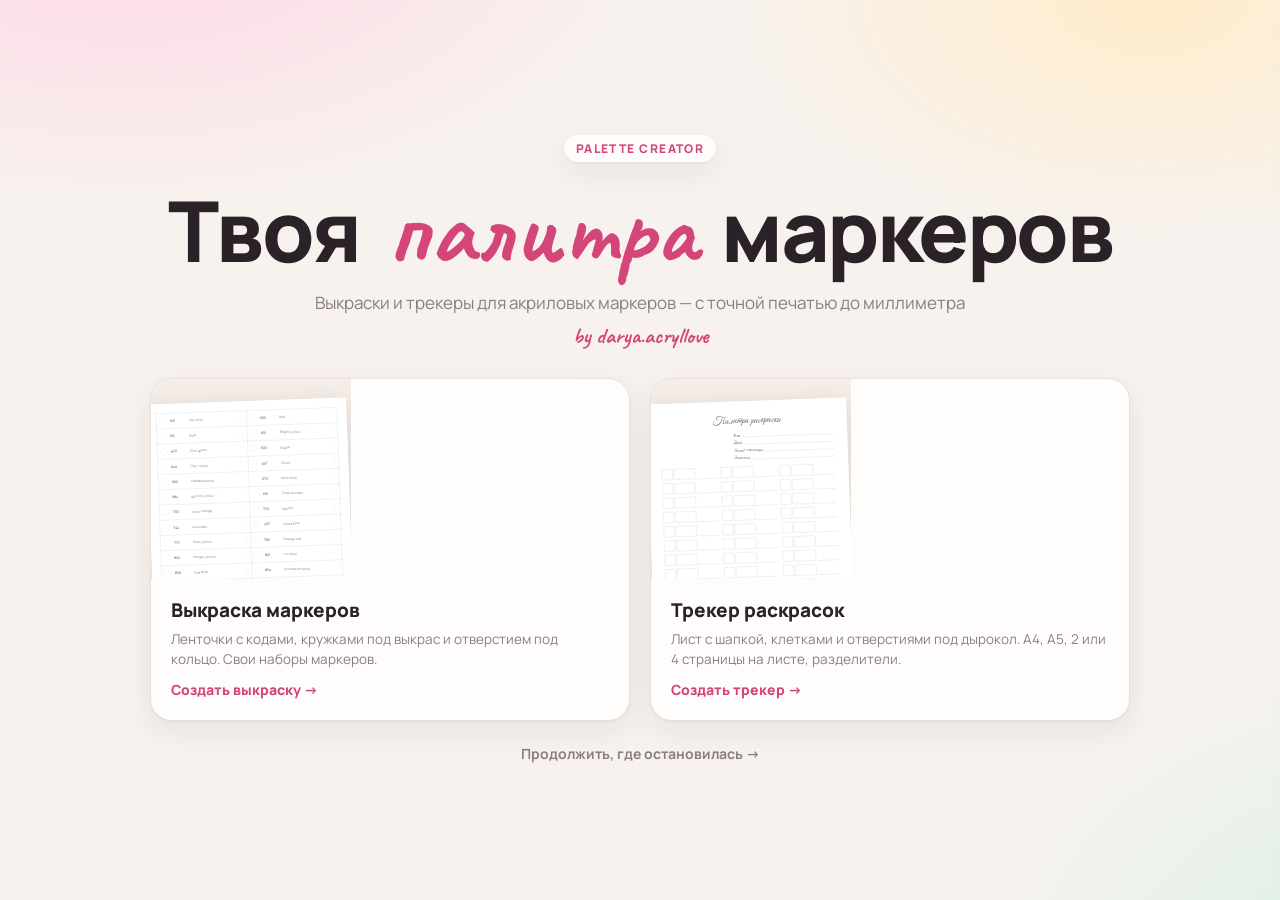
<file: index.html>
<!doctype html>
<html lang="ru">
<head>
<meta charset="utf-8">
<meta name="viewport" content="width=device-width, initial-scale=1, viewport-fit=cover">
<title>Palette Creator by darya.acryllove</title>
<meta name="description" content="Palette Creator — конструктор выкрасок акриловых маркеров и трекеров раскрасок: точная печать в миллиметрах, готовые наборы маркеров, PDF.">
<meta property="og:title" content="Palette Creator by darya.acryllove">
<meta property="og:description" content="Конструктор выкрасок акриловых маркеров с точной печатью">
<meta name="theme-color" content="#f7f2ee">
<link rel="icon" href="data:image/svg+xml,<svg xmlns=%22http://www.w3.org/2000/svg%22 viewBox=%220 0 100 100%22><text y=%22.9em%22 font-size=%2290%22>🎨</text></svg>">
<link rel="preconnect" href="https://fonts.googleapis.com">
<link rel="preconnect" href="https://fonts.gstatic.com" crossorigin>
<link rel="stylesheet" href="https://fonts.googleapis.com/css2?family=Amatic+SC:wght@400;700&family=Bad+Script&family=Caveat:wght@400;700&family=Comfortaa:wght@400;700&family=Cormorant:ital,wght@0,400;0,700;1,400&family=Dancing+Script:wght@400;700&family=Great+Vibes&family=Inter:ital,wght@0,400;0,700;1,400&family=Jost:ital,wght@0,400;0,700;1,400&family=Lora:ital,wght@0,400;0,700;1,400&family=Manrope:wght@400;500;600;700;800&family=Marck+Script&family=Montserrat:ital,wght@0,400;0,500;0,700;1,400&family=Neucha&family=Nunito:ital,wght@0,400;0,700;1,400&family=Pacifico&family=Playfair+Display:ital,wght@0,400;0,700;1,400&family=Rubik:ital,wght@0,400;0,700;1,400&family=Unbounded:wght@400;700&display=swap">
<style id="pageStyle">@page{size:210mm 297mm;margin:0}</style>
<link rel="stylesheet" href="css/styles.css">
</head>
<body>

<!-- ============ приветствие ============ -->
<div id="welcome" class="welcome">
  <div class="welcome-inner">
    <div class="welcome-head">
      <div class="welcome-kicker">Palette Creator</div>
      <h1 class="welcome-logo">Твоя <span class="accent">палитра</span> маркеров</h1>
      <p class="welcome-tag">Выкраски и трекеры для акриловых маркеров — с точной печатью до миллиметра</p>
      <a class="welcome-by" href="https://www.instagram.com/darya.acryllove/" target="_blank" rel="noopener">by darya.acryllove</a>
    </div>
    <div class="welcome-cards">
      <button class="wcard" data-choose="strips">
        <span class="wcard-img" id="wPrevStrips"></span>
        <span class="wcard-body">
          <span class="wcard-title">Выкраска маркеров</span>
          <span class="wcard-desc">Ленточки с кодами, кружками под выкрас и отверстием под кольцо. Свои наборы маркеров.</span>
          <span class="wcard-go">Создать выкраску →</span>
        </span>
      </button>
      <button class="wcard" data-choose="tracker">
        <span class="wcard-img" id="wPrevTracker"></span>
        <span class="wcard-body">
          <span class="wcard-title">Трекер раскрасок</span>
          <span class="wcard-desc">Лист с шапкой, клетками и отверстиями под дырокол. A4, A5, 2 или 4 страницы на листе, разделители.</span>
          <span class="wcard-go">Создать трекер →</span>
        </span>
      </button>
    </div>
    <button class="welcome-skip" id="welcomeSkip">Продолжить, где остановилась →</button>
  </div>
</div>

<!-- ============ шапка ============ -->
<header class="topbar">
  <button class="brand" id="btnHome" title="На главную">
    <span class="brand-mark">🎨</span>
    <span class="brand-text">Palette Creator<small>by darya.acryllove</small></span>
  </button>
  <div class="seg mode-seg" id="modeSeg">
    <button data-v="strips">Выкраска</button>
    <button data-v="tracker">Трекер</button>
  </div>
  <span class="spacer"></span>
  <button class="icon-btn" id="btnTheme" title="Светлая / тёмная тема">◐</button>
  <button class="btn ghost hide-sm" id="btnShare">Поделиться</button>
  <button class="btn ghost hide-sm" id="btnData">Файл</button>
  <button class="btn" id="btnPrint" title="Печать через браузер (Ctrl+P)">Печать</button>
  <button class="btn primary" id="btnPdf" title="PDF точно в размер листа — удобно с телефона">PDF</button>
</header>

<div class="layout">
  <aside class="sidebar" id="sidebar">
    <nav class="tabs" id="tabs"></nav>
    <div id="panes"></div>
  </aside>

  <main class="main" id="main">
    <div class="toolbar">
      <div class="zoomctl">
        <button class="icon-btn sm" id="zoomOut" title="Уменьшить">−</button>
        <button class="zoomval" id="zoomVal" title="100% — реальный размер на экране">70%</button>
        <button class="icon-btn sm" id="zoomIn" title="Увеличить">+</button>
        <button class="btn ghost sm" id="zoomFit">По ширине</button>
      </div>
      <span class="pageinfo" id="pageInfo"></span>
      <span class="cursor-mm" id="cursorMm"></span>
    </div>
    <div class="warns" id="warns"></div>
    <div class="sheet-wrap" id="sheetWrap"></div>
  </main>
</div>

<nav class="mobile-nav" id="mobileNav"></nav>

<!-- печать: сюда собираются страницы в точном размере (на экране скрыто) -->
<div id="printRoot" aria-hidden="true"></div>

<div class="toast" id="toast" role="status"></div>
<input type="file" id="fileInput" style="display:none">

<!-- выезжающая панель: файл / импорт -->
<div class="drawer-bg" id="drawerBg"></div>
<aside class="drawer" id="dataDrawer" aria-hidden="true">
  <div class="drawer-head">
    <h3>Файл и обмен</h3>
    <button class="icon-btn" id="drawerClose" aria-label="Закрыть">✕</button>
  </div>
  <div class="drawer-links">
    <button class="btn wide" id="drShare">🔗 Поделиться ссылкой</button>
    <button class="btn wide" id="drExport">⇩ Сохранить проект (JSON)</button>
    <button class="btn wide" id="drOpen">⇧ Открыть проект из файла</button>
  </div>
  <div class="drawer-sep"></div>
  <p class="hint">Или вставьте JSON проекта или ссылку/код после <b>#p=</b>. Текущие маркеры и настройки будут заменены.</p>
  <textarea id="drawerText" spellcheck="false" placeholder="Вставьте JSON или ссылку…"></textarea>
  <button class="btn primary wide" id="drawerImport" style="margin-top:10px">Импортировать</button>
</aside>

<!-- модальное окно -->
<div class="modal-bg" id="modalBg">
  <div class="modal" role="dialog" aria-modal="true">
    <h3 id="modalTitle"></h3>
    <div id="modalBody"></div>
    <div class="foot" id="modalFoot"></div>
  </div>
</div>

<script src="js/engine.js"></script>
<script src="js/app.js"></script>
</body>
</html>
</file>
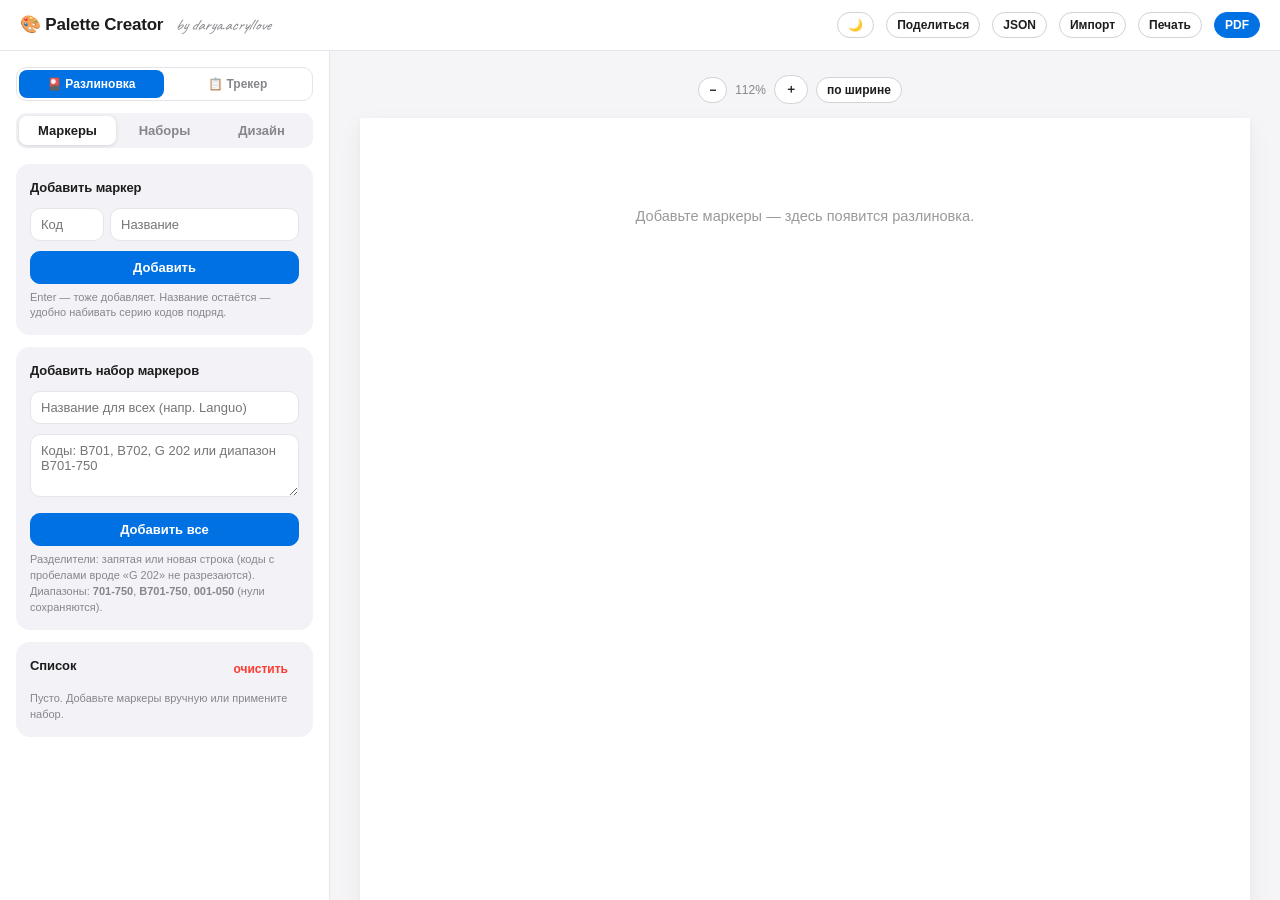
<file: index.backup.html>
<!doctype html>
<html lang="ru">
<head>
<meta charset="utf-8">
<meta name="viewport" content="width=device-width, initial-scale=1">
<title>Palette Creator by darya.acryllove</title>
<meta name="description" content="Palette Creator — конструктор разлиновки для выкраски акриловых маркеров: ленточки, наборы, печать и обмен палитрами.">
<meta property="og:title" content="Palette Creator by darya.acryllove">
<meta property="og:description" content="Конструктор разлиновки для выкраски акриловых маркеров">
<link rel="icon" href="data:image/svg+xml,<svg xmlns=%22http://www.w3.org/2000/svg%22 viewBox=%220 0 100 100%22><text y=%22.9em%22 font-size=%2290%22>🎨</text></svg>">
<link rel="preconnect" href="https://fonts.googleapis.com">
<link rel="preconnect" href="https://fonts.gstatic.com" crossorigin>
<link rel="stylesheet" href="https://fonts.googleapis.com/css2?family=Amatic+SC:wght@400;700&family=Bad+Script&family=Caveat:wght@400;700&family=Comfortaa:wght@400;700&family=Cormorant:wght@400;700&family=Dancing+Script:wght@400;700&family=Great+Vibes&family=Inter:wght@400;700&family=Jost:wght@400;700&family=Lora:wght@400;700&family=Manrope:wght@400;700&family=Marck+Script&family=Montserrat:wght@400;500;700&family=Neucha&family=Nunito:wght@400;700&family=Pacifico&family=Playfair+Display:wght@400;700&family=Rubik:wght@400;700&family=Unbounded:wght@400;700&display=swap">
<style id="pageStyle">@page{size:A4 portrait;margin:0}</style>
<style>
  :root{
    --bg:#f5f5f7; --panel:#ffffff; --panel2:#f2f2f7; --line:#e5e5ea; --line2:#d2d2d7;
    --text:#1d1d1f; --muted:#86868b; --accent:#0071e3; --accent-h:#0077ed;
    --danger:#ff3b30; --radius:14px;
    --shadow:0 1px 3px rgba(0,0,0,.06), 0 8px 24px rgba(0,0,0,.05);
  }
  body[data-theme=dark]{
    --bg:#161617; --panel:#1d1d1f; --panel2:#2c2c2e; --line:#3a3a3c; --line2:#48484a;
    --text:#f5f5f7; --muted:#98989d; --accent:#0a84ff; --accent-h:#3395ff;
    --danger:#ff453a;
    --shadow:0 1px 3px rgba(0,0,0,.4), 0 8px 24px rgba(0,0,0,.35);
  }
  *{box-sizing:border-box}
  html,body{margin:0;height:100%}
  body{
    background:var(--bg);color:var(--text);
    font:14px/1.5 -apple-system,BlinkMacSystemFont,"SF Pro Text","Segoe UI",Roboto,Helvetica,Arial,sans-serif;
    display:flex;flex-direction:column;height:100vh;overflow:hidden;
    -webkit-font-smoothing:antialiased;
  }
  header{
    display:flex;align-items:center;gap:12px;padding:12px 20px;
    background:var(--panel);border-bottom:1px solid var(--line);flex:0 0 auto;
  }
  header h1{font-size:17px;margin:0;font-weight:700;letter-spacing:-.2px}
  header .byline{
    color:var(--muted);font-size:12px;text-decoration:none;font-style:italic;
    font-family:Caveat,cursive;font-size:16px;transition:color .2s;
  }
  header .byline:hover{color:var(--accent)}
  header .spacer{flex:1}
  .layout{flex:1;display:flex;min-height:0}
  .sidebar{
    width:330px;flex:0 0 330px;background:var(--panel);border-right:1px solid var(--line);
    overflow-y:auto;padding:16px;
  }
  .main{flex:1;overflow:auto;background:var(--bg);padding:24px;display:flex;justify-content:center;align-items:flex-start}

  /* segmented tabs */
  .tabs{display:flex;background:var(--panel2);border-radius:10px;padding:3px;margin-bottom:16px}
  .tabs button{
    flex:1;padding:7px 4px;border:none;background:transparent;border-radius:8px;
    color:var(--muted);cursor:pointer;font-size:13px;font-weight:600;transition:.15s;
  }
  .tabs button.active{background:var(--panel);color:var(--text);box-shadow:0 1px 4px rgba(0,0,0,.12)}
  body[data-theme=dark] .tabs button.active{background:#48484a}

  .card{background:var(--panel2);border-radius:var(--radius);padding:14px;margin-bottom:12px}
  .card h3{margin:0 0 10px;font-size:13px;font-weight:700;letter-spacing:-.1px}
  .field{margin-bottom:10px}
  .field:last-child{margin-bottom:0}
  .field label{display:block;font-size:12px;color:var(--muted);margin-bottom:4px}
  .row{display:flex;gap:8px}
  .row>*{flex:1}
  input,select,textarea,button{font-family:inherit;font-size:13px}
  input[type=text],input[type=number],select,textarea{
    width:100%;padding:8px 10px;background:var(--panel);border:1px solid var(--line);
    color:var(--text);border-radius:10px;outline:none;appearance:none;-webkit-appearance:none;
  }
  select{background-image:url('data:image/svg+xml;utf8,<svg xmlns="http://www.w3.org/2000/svg" width="10" height="6" viewBox="0 0 10 6"><path d="M1 1l4 4 4-4" stroke="%2386868b" stroke-width="1.6" fill="none" stroke-linecap="round"/></svg>');background-repeat:no-repeat;background-position:right 10px center;padding-right:26px}
  input:focus,select:focus,textarea:focus{border-color:var(--accent);box-shadow:0 0 0 3px color-mix(in srgb,var(--accent) 20%,transparent)}
  input[type=color]{width:100%;height:34px;padding:2px;background:var(--panel);border:1px solid var(--line);border-radius:10px}
  /* Apple-style sliders */
  input[type=range]{
    -webkit-appearance:none;appearance:none;width:100%;height:22px;
    background:transparent;margin:0;--fill:50%;
  }
  input[type=range]::-webkit-slider-runnable-track{
    height:4px;border-radius:2px;
    background:linear-gradient(to right,var(--accent) var(--fill),var(--line2) var(--fill));
  }
  input[type=range]::-webkit-slider-thumb{
    -webkit-appearance:none;appearance:none;width:18px;height:18px;border-radius:50%;
    background:#fff;margin-top:-7px;cursor:pointer;
    box-shadow:0 0 1px rgba(0,0,0,.15), 0 1px 4px rgba(0,0,0,.3);
    border:none;
  }
  input[type=range]::-moz-range-track{height:4px;border-radius:2px;background:var(--line2)}
  input[type=range]::-moz-range-progress{height:4px;border-radius:2px;background:var(--accent)}
  input[type=range]::-moz-range-thumb{
    width:18px;height:18px;border-radius:50%;background:#fff;border:none;cursor:pointer;
    box-shadow:0 0 1px rgba(0,0,0,.15), 0 1px 4px rgba(0,0,0,.3);
  }
  .btn{
    display:inline-flex;align-items:center;justify-content:center;gap:6px;
    padding:8px 14px;border-radius:999px;border:1px solid var(--line2);
    background:var(--panel);color:var(--text);cursor:pointer;font-weight:600;transition:.15s;
  }
  .btn:hover{border-color:var(--accent);color:var(--accent)}
  .btn.primary{background:var(--accent);border-color:var(--accent);color:#fff}
  .btn.primary:hover{background:var(--accent-h);color:#fff}
  .btn.danger{color:var(--danger);border-color:transparent;background:transparent;padding:6px}
  .btn.ghost{background:transparent}
  .btn.small{padding:5px 10px;font-size:12px}
  .btn.wide{width:100%;border-radius:10px}
  .rangeval{font-size:12px;color:var(--muted);float:right}
  .toggle{display:flex;align-items:center;gap:8px;margin-bottom:8px;cursor:pointer;user-select:none;font-size:13px}
  .toggle input{width:16px;height:16px;accent-color:var(--accent)}

  /* B / I chips */
  .chips{display:flex;gap:6px}
  .chip{
    width:34px;height:30px;border-radius:8px;border:1px solid var(--line);
    background:var(--panel);color:var(--muted);cursor:pointer;font-weight:700;
  }
  .chip.i{font-style:italic;font-weight:400;font-family:Georgia,serif}
  .chip.on{background:var(--accent);border-color:var(--accent);color:#fff}

  /* marker list */
  .mk-add{display:flex;gap:6px;margin-bottom:10px}
  .mk-add input{flex:1;min-width:60px}
  .mk-add input.code{flex:0 0 74px}
  .mk-add input.color{flex:0 0 40px;padding:2px}
  .mklist{display:flex;flex-direction:column;gap:6px}
  .mkitem{display:flex;align-items:center;gap:8px;padding:7px 10px;background:var(--panel2);border-radius:10px}
  .mkitem .sw{width:20px;height:20px;border-radius:50%;flex:0 0 auto;border:1px solid rgba(0,0,0,.12)}
  .mkitem .code{font-weight:600;font-size:12px;min-width:52px;cursor:text;border-radius:6px;padding:2px 4px}
  .mkitem .name{color:var(--muted);font-size:12px;flex:1;overflow:hidden;text-overflow:ellipsis;white-space:nowrap;cursor:text;border-radius:6px;padding:2px 4px}
  .mkitem .code:hover,.mkitem .name:hover{background:var(--panel);box-shadow:inset 0 0 0 1px var(--line)}
  .mkitem input.edit{padding:2px 6px;font-size:12px;border-radius:6px;width:100%;min-width:40px}
  .cell .c-code,.cell .c-name{cursor:text}
  .cell .c-code:hover,.cell .c-name:hover{outline:1.5px dashed var(--accent);outline-offset:2px;border-radius:3px}
  .cell [contenteditable=true]{outline:1.5px solid var(--accent);outline-offset:2px;border-radius:3px;min-width:10px}
  .mkitem .grip{cursor:grab;color:var(--muted);opacity:.5}
  .mkitem.drag{opacity:.4}
  .count{color:var(--muted);font-size:12px;font-weight:400;margin-left:4px}

  /* sets */
  .setitem{padding:12px;background:var(--panel2);border-radius:var(--radius);margin-bottom:8px}
  .setitem .top{display:flex;align-items:center;gap:8px}
  .setitem .nm{font-weight:600;flex:1}
  .setitem .meta{color:var(--muted);font-size:11px;margin-top:2px}
  .setitem .acts{display:flex;gap:6px;margin-top:10px}

  .hint{color:var(--muted);font-size:11px;margin-top:6px;line-height:1.45}

  /* preview sheet */
  .sheet{background:#fff;color:#111;box-shadow:var(--shadow);border-radius:2px;margin:0 auto}
  .sheet+.sheet{margin-top:28px}
  .sheet-wrap{transform-origin:top center}
  .grid{display:grid;align-content:start;justify-content:start}
  .cell{display:flex;align-items:center;gap:8px;padding:6px 10px;overflow:hidden}
  .cell .spots{display:flex;gap:6px;align-items:center;flex:0 0 auto}
  .cell .txt{flex:1;min-width:0}
  .cell .c-name{color:#777}
  .cell .ring{flex:0 0 auto}
  .sheet-bg{position:absolute;inset:0;z-index:0;pointer-events:none}
  .cell-bg{position:absolute;inset:0;z-index:0;pointer-events:none;border-radius:inherit}
  .empty-note{color:#999;text-align:center;padding:40px;font-size:13px}
  .bg-drop{
    border:1.5px dashed var(--line2);border-radius:12px;padding:14px;text-align:center;
    color:var(--muted);font-size:12px;cursor:pointer;transition:.18s;
  }
  .bg-drop:hover{border-color:var(--accent);color:var(--accent)}
  .bg-thumb{width:100%;height:80px;object-fit:contain;border-radius:10px;background:var(--panel);border:1px solid var(--line)}
  .seg{display:flex;background:var(--panel);border:1px solid var(--line);border-radius:10px;padding:2px;gap:2px}
  .seg button{flex:1;border:none;background:transparent;color:var(--muted);border-radius:8px;padding:7px 4px;font-size:12px;font-weight:600;cursor:pointer;transition:.15s}
  .seg button.on{background:var(--accent);color:#fff}
  .bg-gallery{display:grid;grid-template-columns:repeat(auto-fill,minmax(46px,1fr));gap:6px;margin-bottom:10px}
  .bg-gallery button{
    height:46px;border:1px solid var(--line);border-radius:10px;cursor:pointer;
    background-color:#fff;background-repeat:repeat;background-position:center;padding:0;transition:.15s;
  }
  .bg-gallery button:hover{border-color:var(--accent);transform:scale(1.06)}
  .bg-gallery button.on{border-color:var(--accent);box-shadow:0 0 0 2px color-mix(in srgb,var(--accent) 35%,transparent)}

  .toolbar{display:flex;gap:10px;margin-bottom:14px;flex-wrap:wrap;justify-content:center;align-items:center}
  .zoomctl{display:flex;align-items:center;gap:8px;color:var(--muted);font-size:12px}

  .toast{
    position:fixed;bottom:20px;left:50%;transform:translateX(-50%);
    background:var(--panel);border:1px solid var(--line);color:var(--text);
    padding:10px 18px;border-radius:999px;box-shadow:var(--shadow);
    opacity:0;transition:.25s;pointer-events:none;z-index:50;font-weight:600;font-size:13px;
  }
  .toast.show{opacity:1;bottom:30px}

  /* modal */
  .modal-bg{position:fixed;inset:0;background:rgba(0,0,0,.35);display:none;align-items:center;justify-content:center;z-index:40;backdrop-filter:blur(2px)}
  .modal-bg.show{display:flex}
  .modal{background:var(--panel);border-radius:18px;padding:20px;width:520px;max-width:92vw;box-shadow:var(--shadow)}
  .modal h3{margin:0 0 10px;font-size:16px}
  .modal textarea{height:120px;resize:vertical;font-family:ui-monospace,Menlo,Consolas,monospace;font-size:12px}
  .modal .foot{display:flex;justify-content:flex-end;gap:8px;margin-top:14px}

  /* mobile bottom nav (hidden on desktop) */
  .mobile-nav{
    display:none;position:fixed;left:0;right:0;bottom:0;z-index:30;
    background:var(--panel);border-top:1px solid var(--line);
    padding:6px 8px calc(6px + env(safe-area-inset-bottom));
  }
  .mobile-nav button{
    flex:1;border:none;background:transparent;color:var(--muted);cursor:pointer;
    display:flex;flex-direction:column;align-items:center;gap:2px;
    font-size:11px;font-weight:600;padding:6px 2px;border-radius:10px;
  }
  .mobile-nav button .ico{font-size:20px;line-height:1}
  .mobile-nav button.active{color:var(--accent)}

  @media (max-width:800px){
    body{height:100dvh}
    header{padding:8px 10px;gap:8px;flex-wrap:wrap}
    header h1{font-size:15px}
    header .byline{font-size:14px}
    .layout{flex-direction:column}
    .sidebar{width:100%;flex:1;border-right:none;padding:12px;padding-bottom:86px;display:none}
    .main{display:none;padding:12px 8px 86px}
    body:not([data-mview=preview]) .sidebar{display:block}
    body[data-mview=preview] .main{display:flex}
    .tabs{display:none}
    .mobile-nav{display:flex}
    input[type=text],input[type=number],select,textarea{font-size:16px}
    .btn{padding:9px 14px}
    .btn.small{padding:7px 12px;font-size:13px}
    .toolbar{position:sticky;top:0;z-index:5;background:var(--bg);padding:6px 0;margin-bottom:8px}
    .mkitem .code{min-width:64px}
    .chip{width:40px;height:36px}
  }

  /* animations */
  @keyframes fadeUp{from{opacity:0;transform:translateY(8px)}to{opacity:1;transform:none}}
  @keyframes pop{from{opacity:0;transform:scale(.94)}to{opacity:1;transform:scale(1)}}
  .tabpane{animation:fadeUp .28s ease}
  .mkitem{animation:fadeUp .22s ease}
  .setitem{animation:fadeUp .22s ease}
  .modal{animation:pop .22s ease}
  .btn{transition:border-color .18s,color .18s,background .18s,transform .12s}
  .btn:active{transform:scale(.96)}
  .chip{transition:background .18s,color .18s,border-color .18s,transform .12s}
  .chip:active{transform:scale(.92)}
  .tabs button{transition:background .2s,color .2s,box-shadow .2s}
  .mkitem{transition:background .18s}
  .mkitem:hover{background:var(--line)}
  input[type=range]::-webkit-slider-thumb{transition:transform .15s}
  input[type=range]:active::-webkit-slider-thumb{transform:scale(1.15)}
  .card{transition:box-shadow .25s}
  .card:hover{box-shadow:0 2px 12px rgba(0,0,0,.06)}
  body[data-theme=dark] .card:hover{box-shadow:0 2px 12px rgba(0,0,0,.35)}

  @media print{
    body{display:block;height:auto;overflow:visible;background:#fff}
    header,.sidebar,.toolbar,.toast,.modal-bg,.mobile-nav{display:none!important}
    .main{display:block!important}
    .main{padding:0;display:block;overflow:visible;background:#fff}
    .sheet{box-shadow:none;border-radius:0;width:auto!important;height:auto!important;margin:0!important;break-after:page}
    .sheet:last-child{break-after:auto}
    .sheet-wrap{transform:none!important}
    .cell{break-inside:avoid;page-break-inside:avoid}
  }
</style>

</head>
<body>
<header>
  <h1>🎨 Palette Creator</h1>
  <a class="byline" href="https://www.instagram.com/darya.acryllove/" target="_blank" rel="noopener">by darya.acryllove</a>
  <span class="spacer"></span>
  <button class="btn small ghost" id="btnTheme" title="Тема">🌙</button>
  <button class="btn small" id="btnShare">Поделиться</button>
  <button class="btn small" id="btnExport">JSON</button>
  <button class="btn small" id="btnImport">Импорт</button>
  <button class="btn small" id="btnPrint">Печать</button>
  <button class="btn small primary" id="btnPdf" title="Печать без полей и колонтитулов — удобно с телефона">PDF</button>
</header>

<div class="layout">
  <aside class="sidebar">
    <div class="seg" id="modeSeg" style="margin-bottom:12px">
      <button data-v="strips">🎴 Разлиновка</button>
      <button data-v="tracker">📋 Трекер</button>
    </div>
    <div class="tabs">
      <button data-tab="markers" class="active">Маркеры</button>
      <button data-tab="sets">Наборы</button>
      <button data-tab="design">Дизайн</button>
    </div>

    <!-- MARKERS -->
    <div class="tabpane" data-pane="markers">
      <div class="card">
        <h3>Добавить маркер</h3>
        <div class="mk-add">
          <input type="text" class="code" id="addCode" placeholder="Код">
          <input type="text" id="addName" placeholder="Название">
        </div>
        <button class="btn primary wide" id="btnAdd">Добавить</button>
        <div class="hint">Enter — тоже добавляет. Название остаётся — удобно набивать серию кодов подряд.</div>
      </div>
      <div class="card">
        <h3>Добавить набор маркеров</h3>
        <div class="field">
          <input type="text" id="bulkName" placeholder="Название для всех (напр. Languo)">
        </div>
        <div class="field">
          <textarea id="bulkCodes" rows="3" placeholder="Коды: B701, B702, G 202 или диапазон B701-750" style="resize:vertical"></textarea>
        </div>
        <button class="btn primary wide" id="btnBulk">Добавить все</button>
        <div class="hint" id="bulkHint">Разделители: запятая или новая строка (коды с пробелами вроде «G 202» не разрезаются). Диапазоны: <b>701-750</b>, <b>B701-750</b>, <b>001-050</b> (нули сохраняются).</div>
      </div>
      <div class="card">
        <h3>Список <span class="count" id="mkCount"></span>
          <button class="btn danger small" id="btnClearMarkers" style="float:right">очистить</button>
        </h3>
        <div class="mklist" id="mklist"></div>
      </div>
    </div>

    <!-- SETS -->
    <div class="tabpane" data-pane="sets" style="display:none">
      <div class="card">
        <h3>Сохранить набор</h3>
        <div class="field">
          <input type="text" id="setName" placeholder="Производитель (напр. Grasp)">
        </div>
        <button class="btn primary wide" id="btnSaveSet">Сохранить текущий список</button>
        <div class="hint">«Применить» — заменить список, «＋» — дописать к текущему.</div>
      </div>
      <div class="card">
        <h3>Мои наборы <span class="count" id="setCount"></span></h3>
        <div id="setlist"></div>
      </div>
    </div>

    <!-- DESIGN -->
    <div class="tabpane" data-pane="design" style="display:none">
     <div id="stripsDesign">
      <div class="card">
        <h3>Лист</h3>
        <div class="row">
          <div class="field"><label>Формат</label>
            <select id="dPaper">
              <option value="A4">A4</option><option value="A5">A5</option><option value="Letter">Letter</option>
            </select></div>
          <div class="field"><label>Ориентация</label>
            <select id="dOrient">
              <option value="portrait">Книжная</option><option value="landscape">Альбомная</option>
            </select></div>
        </div>
        <div class="row">
          <div class="field"><label>Колонок <span class="rangeval" id="vCols"></span></label>
            <input type="range" id="dCols" min="1" max="6" step="1"></div>
          <div class="field"><label>Поля <span class="rangeval" id="vPad"></span></label>
            <input type="range" id="dPad" min="0" max="30" step="1"></div>
        </div>
      </div>

      <div class="card">
        <h3>Ленточка</h3>
        <div class="row">
          <div class="field"><label>Высота <span class="rangeval" id="vRow"></span></label>
            <input type="range" id="dRow" min="8" max="60" step="1"></div>
          <div class="field"><label>Ширина <span class="rangeval" id="vStripW"></span></label>
            <input type="range" id="dStripW" min="0" max="140" step="5"></div>
        </div>
        <div class="row">
          <div class="field"><label>Зазор <span class="rangeval" id="vGap"></span></label>
            <input type="range" id="dGap" min="0" max="10" step="1"></div>
          <div class="field"><label>Углы <span class="rangeval" id="vCorner"></span></label>
            <input type="range" id="dCorner" min="0" max="12" step="1"></div>
        </div>
        <label class="toggle"><input type="checkbox" id="dBorder"> Рамка</label>
      </div>

      <div class="card">
        <h3>Текст</h3>
        <div class="field"><label>Шрифт</label>
          <select id="dFont">
            <optgroup label="Современные">
              <option value="Montserrat, Arial, sans-serif" style="font-family:Montserrat">Montserrat</option>
              <option value="Inter, Arial, sans-serif" style="font-family:Inter">Inter</option>
              <option value="Manrope, Arial, sans-serif" style="font-family:Manrope">Manrope</option>
              <option value="Rubik, Arial, sans-serif" style="font-family:Rubik">Rubik</option>
              <option value="Jost, Arial, sans-serif" style="font-family:Jost">Jost</option>
              <option value="Nunito, Arial, sans-serif" style="font-family:Nunito">Nunito</option>
              <option value="Comfortaa, Arial, sans-serif" style="font-family:Comfortaa">Comfortaa</option>
              <option value="Unbounded, Arial, sans-serif" style="font-family:Unbounded">Unbounded</option>
            </optgroup>
            <optgroup label="Прописные и рукописные">
              <option value="Caveat, cursive" style="font-family:Caveat">Caveat</option>
              <option value="'Marck Script', cursive" style="font-family:'Marck Script'">Marck Script</option>
              <option value="'Bad Script', cursive" style="font-family:'Bad Script'">Bad Script</option>
              <option value="Neucha, cursive" style="font-family:Neucha">Neucha</option>
              <option value="'Dancing Script', cursive" style="font-family:'Dancing Script'">Dancing Script</option>
              <option value="'Great Vibes', cursive" style="font-family:'Great Vibes'">Great Vibes</option>
              <option value="Pacifico, cursive" style="font-family:Pacifico">Pacifico</option>
              <option value="'Amatic SC', cursive" style="font-family:'Amatic SC'">Amatic SC</option>
            </optgroup>
            <optgroup label="С засечками">
              <option value="'Playfair Display', Georgia, serif" style="font-family:'Playfair Display'">Playfair Display</option>
              <option value="Cormorant, Georgia, serif" style="font-family:Cormorant">Cormorant</option>
              <option value="Lora, Georgia, serif" style="font-family:Lora">Lora</option>
              <option value="Georgia, serif" style="font-family:Georgia">Georgia</option>
              <option value="'Times New Roman', serif">Times</option>
            </optgroup>
            <optgroup label="Классические">
              <option value="Arial, sans-serif">Arial</option>
              <option value="Helvetica, Arial, sans-serif">Helvetica</option>
              <option value="'Segoe UI', sans-serif">Segoe UI</option>
              <option value="Verdana, sans-serif">Verdana</option>
              <option value="'Trebuchet MS', sans-serif">Trebuchet</option>
              <option value="'Courier New', monospace">Courier</option>
            </optgroup>
          </select></div>
        <div class="field"><label>Размер <span class="rangeval" id="vFs"></span></label>
          <input type="range" id="dFs" min="6" max="18" step="1"></div>
        <div class="row">
          <div class="field"><label>Сдвиг кода <span class="rangeval" id="vCodeIndent"></span></label>
            <input type="range" id="dCodeIndent" min="0" max="120" step="1"></div>
          <div class="field"><label>Сдвиг названия <span class="rangeval" id="vNameIndent"></span></label>
            <input type="range" id="dNameIndent" min="0" max="120" step="1"></div>
        </div>
        <div class="row">
          <div class="field"><label>Код</label>
            <div class="chips">
              <button class="chip" id="cCodeB" title="Жирный">B</button>
              <button class="chip i" id="cCodeI" title="Курсив">I</button>
            </div></div>
          <div class="field"><label>Название</label>
            <div class="chips">
              <button class="chip" id="cNameB" title="Жирный">B</button>
              <button class="chip i" id="cNameI" title="Курсив">I</button>
            </div></div>
        </div>
        <div class="row" style="margin-top:8px">
          <label class="toggle" style="margin:0"><input type="checkbox" id="dCode"> Код</label>
          <label class="toggle" style="margin:0"><input type="checkbox" id="dNameShow"> Название</label>
        </div>
      </div>

      <div class="card">
        <h3>Кружки и кольцо</h3>
        <div class="row">
          <div class="field"><label>Кол-во <span class="rangeval" id="vSpots"></span></label>
            <input type="range" id="dSpots" min="0" max="3" step="1"></div>
          <div class="field"><label>Размер <span class="rangeval" id="vSpotSize"></span></label>
            <input type="range" id="dSpotSize" min="4" max="20" step="1"></div>
        </div>
        <div class="row">
          <div class="field"><label>Форма</label>
            <select id="dSpotShape">
              <option value="circle">Круг</option><option value="square">Квадрат</option>
            </select></div>
          <div class="field"><label>Сдвиг <span class="rangeval" id="vSpotIndent"></span></label>
            <input type="range" id="dSpotIndent" min="0" max="60" step="1"></div>
        </div>
        <label class="toggle"><input type="checkbox" id="dRing"> Отверстие под кольцо</label>
        <div class="row">
          <div class="field"><label>Диаметр <span class="rangeval" id="vRingSize"></span></label>
            <input type="range" id="dRingSize" min="2" max="8" step="1"></div>
          <div class="field"><label>Сдвиг от края <span class="rangeval" id="vRingIndent"></span></label>
            <input type="range" id="dRingIndent" min="0" max="60" step="1"></div>
        </div>
      </div>

      <div class="card">
        <h3>Полоска (линия)</h3>
        <label class="toggle"><input type="checkbox" id="dLine"> Показать полоску</label>
        <div class="field"><label>Сдвиг ← →</label>
          <div style="display:flex;gap:8px;align-items:center">
            <input type="range" id="dLineX" min="0" max="200" step="1" style="flex:1">
            <input type="number" id="dLineXNum" min="0" max="200" style="width:62px;text-align:center">
            <span style="color:var(--muted);font-size:12px">мм</span>
          </div>
        </div>
        <div class="field"><label>Толщина <span class="rangeval" id="vLineW"></span></label>
          <input type="range" id="dLineW" min="1" max="4" step="1"></div>
      </div>

      <div class="card">
        <h3>Рисунок / паттерн</h3>
        <input type="file" id="bgFile" accept="image/*" style="display:none">
        <label style="font-size:12px;color:var(--muted);margin-bottom:6px;display:block">Готовые паттерны</label>
        <div class="bg-gallery" id="bgPresets"></div>
        <div id="bgEmpty">
          <div class="bg-drop" id="bgDrop">📷 Загрузить свою картинку</div>
        </div>
        <div id="bgLoaded" style="display:none">
          <img class="bg-thumb" id="bgThumb" alt="">
          <div class="row" style="margin-top:8px">
            <button class="btn small ghost" id="bgReplace">Заменить</button>
            <button class="btn small danger" id="bgClear" style="flex:0 0 auto">Убрать</button>
          </div>
          <div class="field" style="margin-top:10px"><label>Режим</label>
            <div class="seg" id="bgModeSeg">
              <button data-v="sheet">На весь лист</button>
              <button data-v="cell">На каждую полоску</button>
            </div>
          </div>
          <div class="field"><label>Вписать</label>
            <select id="dBgFit">
              <option value="cover">Заполнить</option>
              <option value="contain">Вместить</option>
              <option value="tile">Замостить (паттерн)</option>
              <option value="stretch">Растянуть</option>
            </select></div>
          <div class="field"><label>Прозрачность <span class="rangeval" id="vBgOpacity"></span></label>
            <input type="range" id="dBgOpacity" min="0" max="100" step="1"></div>
          <div class="field"><label>Размер <span class="rangeval" id="vBgSize"></span></label>
            <input type="range" id="dBgSize" min="5" max="300" step="1"></div>
          <div class="field"><label>Поворот <span class="rangeval" id="vBgRotate"></span></label>
            <input type="range" id="dBgRotate" min="0" max="360" step="5"></div>
          <div class="row">
            <div class="field"><label>Позиция ↔ <span class="rangeval" id="vBgPosX"></span></label>
              <input type="range" id="dBgPosX" min="0" max="100" step="1"></div>
            <div class="field"><label>Позиция ↕ <span class="rangeval" id="vBgPosY"></span></label>
              <input type="range" id="dBgPosY" min="0" max="100" step="1"></div>
          </div>
        </div>
      </div>

      <div class="card">
        <h3>Цвета</h3>
        <div class="row">
          <div class="field"><label>Линии</label><input type="color" id="dLineColor"></div>
          <div class="field"><label>Текст</label><input type="color" id="dTextColor"></div>
        </div>
        <button class="btn ghost small wide" id="btnResetDesign" style="margin-top:8px">↺ Сбросить дизайн</button>
      </div>
     </div>

     <div id="trackerDesign" style="display:none">
      <div class="card">
        <h3>Лист</h3>
        <div class="row">
          <div class="field"><label>Формат</label>
            <select id="tPaper"><option value="A4">A4</option><option value="A5">A5</option><option value="Letter">Letter</option></select></div>
          <div class="field"><label>Ориентация</label>
            <select id="tOrient"><option value="portrait">Книжная</option><option value="landscape">Альбомная</option></select></div>
        </div>
        <div class="field"><label>Поля <span class="rangeval" id="vtPad"></span></label>
          <input type="range" id="tPad" min="6" max="30" step="1"></div>
      </div>

      <div class="card">
        <h3>Заголовок</h3>
        <div class="field"><input type="text" id="tTitle" placeholder="Заголовок (напр. Палитра раскраски)"></div>
        <div class="field"><input type="text" id="tSubtitle" placeholder="Подзаголовок (необязательно)"></div>
        <div class="field"><label>Шрифт заголовка</label>
          <select id="tTitleFont"></select></div>
        <div class="row">
          <div class="field"><label>Размер <span class="rangeval" id="vtTitleSize"></span></label>
            <input type="range" id="tTitleSize" min="14" max="48" step="1"></div>
          <div class="field"><label>Выравнивание</label>
            <select id="tTitleAlign"><option value="center">По центру</option><option value="left">Слева</option><option value="right">Справа</option></select></div>
        </div>
      </div>

      <div class="card">
        <h3>Шапка</h3>
        <label class="toggle"><input type="checkbox" id="tSticker"> Место под наклейку обложки</label>
        <div class="field"><input type="text" id="tStickerText" placeholder="Подпись (Место для наклейки обложки)"></div>
        <div class="row">
          <div class="field"><label>Ширина <span class="rangeval" id="vtStickerW"></span></label>
            <input type="range" id="tStickerW" min="20" max="190" step="1"></div>
          <div class="field"><label>Высота <span class="rangeval" id="vtStickerH"></span></label>
            <input type="range" id="tStickerH" min="15" max="240" step="1"></div>
        </div>
        <div class="field"><label>Поля (по одному на строку)</label>
          <textarea id="tFields" rows="4" style="resize:vertical" placeholder="Тема&#10;Дата&#10;Номер страницы&#10;Заметки"></textarea></div>
        <div class="field"><label>Шрифт полей</label>
          <select id="tFieldFont"></select></div>
        <div class="field"><label>Размер полей <span class="rangeval" id="vtFieldSize"></span></label>
          <input type="range" id="tFieldSize" min="9" max="20" step="1"></div>
      </div>

      <div class="card">
        <h3>Сетка клеток</h3>
        <div class="row">
          <div class="field"><label>Колонок <span class="rangeval" id="vtCols"></span></label>
            <input type="range" id="tCols" min="1" max="8" step="1"></div>
          <div class="field"><label>Рядов <span class="rangeval" id="vtRows"></span></label>
            <input type="range" id="tRows" min="1" max="20" step="1"></div>
        </div>
        <div class="row">
          <div class="field"><label>Высота клетки <span class="rangeval" id="vtBoxH"></span></label>
            <input type="range" id="tBoxH" min="8" max="40" step="1"></div>
          <div class="field"><label>Зазор <span class="rangeval" id="vtBoxGap"></span></label>
            <input type="range" id="tBoxGap" min="0" max="10" step="1"></div>
        </div>
        <div class="field"><label>Скругление клетки <span class="rangeval" id="vtBoxR"></span></label>
          <input type="range" id="tBoxR" min="0" max="12" step="1"></div>
        <div class="hint">Клетка: квадрат + прямоугольник + линия для номера.</div>
      </div>

      <div class="card">
        <h3>Отверстия для дырокола</h3>
        <label class="toggle"><input type="checkbox" id="tPunch"> Отверстия под кольца / дырокол</label>
        <div class="row">
          <div class="field"><label>Кол-во <span class="rangeval" id="vtPunchN"></span></label>
            <input type="range" id="tPunchN" min="2" max="8" step="1"></div>
          <div class="field"><label>Сторона</label>
            <select id="tPunchSide"><option value="left">Слева</option><option value="top">Сверху</option></select></div>
        </div>
        <div class="row">
          <div class="field"><label>Диаметр <span class="rangeval" id="vtPunchD"></span></label>
            <input type="range" id="tPunchD" min="3" max="9" step="1"></div>
          <div class="field"><label>Отступ от края <span class="rangeval" id="vtPunchM"></span></label>
            <input type="range" id="tPunchM" min="3" max="18" step="1"></div>
        </div>
        <div class="field"><label>Расстояние между отверстиями</label>
          <select id="tPunchDist">
            <option value="custom">Своё (мм, через запятую)</option>
            <option value="even">Равномерно по краю</option>
          </select></div>
        <div class="field" id="tPunchGapsWrap"><label>Промежутки, мм</label>
          <input type="text" id="tPunchGaps" placeholder="45, 65, 45"></div>
        <div class="hint">Промежутки между соседними отверстиями по порядку. Для 4 отверстий стандарт A5 — <b>45, 65, 45</b>. Группа центрируется по краю.</div>
      </div>

      <div class="card">
        <h3>Оформление</h3>
        <div class="field"><label>Основной шрифт</label>
          <select id="tFont"></select></div>
        <div class="row">
          <div class="field"><label>Линии</label><input type="color" id="tLineColor"></div>
          <div class="field"><label>Текст</label><input type="color" id="tTextColor"></div>
          <div class="field"><label>Акцент</label><input type="color" id="tAccent"></div>
        </div>
        <button class="btn ghost small wide" id="btnResetTracker" style="margin-top:8px">↺ Сбросить трекер</button>
      </div>
     </div>
    </div>
  </aside>

  <main class="main">
    <div>
      <div class="toolbar">
        <div class="zoomctl">
          <button class="btn small" id="zoomOut">−</button>
          <span id="zoomVal">70%</span>
          <button class="btn small" id="zoomIn">＋</button>
          <button class="btn small" id="zoomFit">по ширине</button>
        </div>
        <span class="zoomctl" id="pageInfo"></span>
      </div>
      <div class="sheet-wrap" id="sheetWrap"></div>
    </div>
  </main>
</div>

<nav class="mobile-nav" id="mobileNav">
  <button data-mtab="markers"><span class="ico">🖊️</span>Маркеры</button>
  <button data-mtab="sets"><span class="ico">📚</span>Наборы</button>
  <button data-mtab="design"><span class="ico">🎨</span>Дизайн</button>
  <button data-mtab="preview"><span class="ico">👁️</span>Превью</button>
</nav>

<div class="toast" id="toast"></div>

<div class="modal-bg" id="modalBg">
  <div class="modal">
    <h3 id="modalTitle">Импорт</h3>
    <p class="hint" id="modalHint" style="margin-top:0"></p>
    <textarea id="modalText" spellcheck="false"></textarea>
    <div class="foot">
      <button class="btn" id="modalCancel">Закрыть</button>
      <button class="btn primary" id="modalOk">OK</button>
    </div>
  </div>
</div>

<script>
"use strict";
const $ = s => document.querySelector(s);
const uid = () => Math.random().toString(36).slice(2,9);

const PAPER = { A4:{w:210,h:297}, A5:{w:148,h:210}, Letter:{w:216,h:279} };

/* ---------- (не используется) палитры производителей [код, название, hex] ---------- */
const MM = 3.7795; // px per mm at 96dpi

const DEFAULT_DESIGN = {
  paper:"A4", orient:"portrait", cols:2, pad:10,
  rowH:16, stripW:0, gap:0, showCode:true, showName:true, border:true, corner:0,
  font:"Montserrat, Arial, sans-serif", fs:10,
  codeBold:false, codeItalic:false, nameBold:false, nameItalic:false,
  codeIndent:14, nameIndent:34,
  spotShape:"circle", spots:1, spotSize:7, spotIndent:3,
  ring:true, ringSize:5, ringIndent:3,
  lineColor:"#d9d9d9", textColor:"#333333",
  bgImage:"", bgMode:"sheet", bgFit:"cover", bgOpacity:18, bgSize:100, bgPosX:50, bgPosY:50,
  bgRotate:0, bgTilePx:60,
  line:false, lineX:24, lineW:1
};

/* ---------- готовые бесшовные паттерны (SVG) ---------- */
const P=(w,h,inner,bg)=>`<svg xmlns='http://www.w3.org/2000/svg' width='${w}' height='${h}' viewBox='0 0 ${w} ${h}'>${bg?`<rect width='${w}' height='${h}' fill='${bg}'/>`:""}${inner}</svg>`;
const PRESET_PATTERNS=[
  {name:"Горошек", size:26, svg:P(26,26,`<g fill='#f191b4'><circle cx='13' cy='13' r='3.2'/><circle cx='0' cy='0' r='3.2'/><circle cx='26' cy='0' r='3.2'/><circle cx='0' cy='26' r='3.2'/><circle cx='26' cy='26' r='3.2'/></g>`)},
  {name:"Клетка", size:26, svg:P(26,26,`<path d='M26 0H0V26' fill='none' stroke='#a8cdec' stroke-width='1'/>`)},
  {name:"Линии", size:16, svg:P(14,14,`<path d='M-2 2 L6 -6 M0 14 L14 0 M8 16 L16 8' stroke='#c9b4e6' stroke-width='1.5' fill='none'/>`)},
  {name:"Волны", size:40, svg:P(40,14,`<path d='M0 7 Q10 1 20 7 T40 7' fill='none' stroke='#79ccc4' stroke-width='1.5'/>`)},
  {name:"Зигзаг", size:28, svg:P(24,12,`<path d='M0 12 L12 4 L24 12' fill='none' stroke='#f0a35a' stroke-width='1.5'/>`)},
  {name:"Цветочки", size:46, svg:P(46,46,`<g fill='none' stroke='#ef94b6' stroke-width='1.4'><circle cx='23' cy='13' r='4.2'/><circle cx='33' cy='20' r='4.2'/><circle cx='29' cy='32' r='4.2'/><circle cx='17' cy='32' r='4.2'/><circle cx='13' cy='20' r='4.2'/></g><circle cx='23' cy='23' r='3' fill='#f4bf46'/>`)},
  {name:"Листья", size:44, svg:P(44,44,`<g stroke='#7bb98d' stroke-width='1.3' fill='none'><path d='M10 40 C 20 30 24 18 22 6'/><path d='M22 14 C 16 12 12 14 12 20'/><path d='M22 22 C 28 20 32 22 32 28'/><path d='M22 30 C 16 28 13 30 13 36'/></g>`)},
  {name:"Веточки", size:30, svg:P(30,30,`<g stroke='#c7a86a' stroke-width='1.2' fill='none'><path d='M15 28 L15 6'/><path d='M15 12 L9 8 M15 12 L21 8 M15 18 L9 14 M15 18 L21 14 M15 24 L9 20 M15 24 L21 20'/></g>`)},
  {name:"Сердечки", size:28, svg:P(28,28,`<path d='M14 22 C 6 15 8 8 14 11 C 20 8 22 15 14 22 Z' fill='#f191b4'/>`)},
  {name:"Звёзды", size:30, svg:P(30,30,`<path d='M15 6 L17 12 L23 12 L18 16 L20 22 L15 18 L10 22 L12 16 L7 12 L13 12 Z' fill='#f4c04e'/>`)},
  {name:"Круги", size:30, svg:P(30,30,`<g fill='none' stroke='#c9b6e2' stroke-width='1.2'><circle cx='0' cy='15' r='12'/><circle cx='30' cy='15' r='12'/><circle cx='15' cy='0' r='12'/><circle cx='15' cy='30' r='12'/></g>`)},
  {name:"Терраццо", size:70, svg:P(70,70,`<circle cx='12' cy='16' r='5' fill='#f2b7c4'/><rect x='40' y='8' width='11' height='6' rx='3' fill='#a9d3c9' transform='rotate(20 45 11)'/><circle cx='58' cy='30' r='4' fill='#e9c56a'/><ellipse cx='26' cy='46' rx='6' ry='4' fill='#c9b6e2' transform='rotate(-15 26 46)'/><circle cx='50' cy='56' r='5' fill='#f0a58a'/><rect x='8' y='56' width='9' height='5' rx='2.5' fill='#9ec9e8'/><circle cx='62' cy='64' r='3' fill='#f2b7c4'/>`,"#fbf7f1")},
  {name:"Мемфис", size:60, svg:P(60,60,`<g fill='none' stroke-width='1.6'><path d='M6 12 q6 -8 12 0 t12 0' stroke='#7ec9c0'/><path d='M44 8 l8 0 M48 4 l0 8' stroke='#f0a35a'/><path d='M28 50 q6 -6 12 0' stroke='#9ec9e8'/></g><path d='M10 44 L18 44 L14 36 Z' fill='#efb0c2'/><circle cx='46' cy='40' r='3' fill='#c9b6e2'/><circle cx='54' cy='52' r='3' fill='#f4c04e'/>`)},
  {name:"Конфетти", size:48, svg:P(48,48,`<g stroke-width='2' stroke-linecap='round'><line x1='8' y1='8' x2='12' y2='14' stroke='#f191b4'/><line x1='34' y1='6' x2='40' y2='8' stroke='#7ec9c0'/><line x1='20' y1='22' x2='24' y2='18' stroke='#f4c04e'/><line x1='42' y1='26' x2='44' y2='32' stroke='#c9b6e2'/><line x1='10' y1='38' x2='16' y2='40' stroke='#f0a35a'/><line x1='30' y1='40' x2='34' y2='46' stroke='#9ec9e8'/></g>`)}
];
// экранируем ', чтобы data-URI можно было безопасно вставлять в url('...') внутри style
const patternUri=svg=>"data:image/svg+xml,"+encodeURIComponent(svg).replace(/'/g,"%27");

/* ---------- список шрифтов (для трекера) ---------- */
const FONTS=[
  ["Современные",[["Montserrat, Arial, sans-serif","Montserrat"],["Inter, Arial, sans-serif","Inter"],["Manrope, Arial, sans-serif","Manrope"],["Rubik, Arial, sans-serif","Rubik"],["Jost, Arial, sans-serif","Jost"],["Nunito, Arial, sans-serif","Nunito"],["Comfortaa, Arial, sans-serif","Comfortaa"],["Unbounded, Arial, sans-serif","Unbounded"]]],
  ["Прописные и рукописные",[["Caveat, cursive","Caveat"],["'Marck Script', cursive","Marck Script"],["'Bad Script', cursive","Bad Script"],["Neucha, cursive","Neucha"],["'Dancing Script', cursive","Dancing Script"],["'Great Vibes', cursive","Great Vibes"],["Pacifico, cursive","Pacifico"],["'Amatic SC', cursive","Amatic SC"]]],
  ["С засечками",[["'Playfair Display', Georgia, serif","Playfair Display"],["Cormorant, Georgia, serif","Cormorant"],["Lora, Georgia, serif","Lora"],["Georgia, serif","Georgia"],["'Times New Roman', serif","Times"]]],
  ["Классические",[["Arial, sans-serif","Arial"],["Helvetica, Arial, sans-serif","Helvetica"],["'Segoe UI', sans-serif","Segoe UI"],["Verdana, sans-serif","Verdana"],["'Trebuchet MS', sans-serif","Trebuchet"],["'Courier New', monospace","Courier"]]]
];
function fillFontSelect(sel){
  sel.innerHTML=FONTS.map(([g,items])=>`<optgroup label="${g}">`+items.map(([v,l])=>`<option value="${v.replace(/"/g,'&quot;')}" style="font-family:${v}">${l}</option>`).join("")+`</optgroup>`).join("");
}

const DEFAULT_TRACKER = {
  paper:"A4", orient:"portrait", pad:14,
  title:"Палитра раскраски", subtitle:"", titleFont:"'Great Vibes', cursive", titleSize:30, titleAlign:"center",
  sticker:true, stickerText:"Место для наклейки обложки", stickerW:70, stickerH:26,
  fields:["Тема","Дата","Номер страницы","Заметки"], fieldFont:"Caveat, cursive", fieldSize:14,
  cols:3, rows:10, boxH:11, boxGap:4, boxR:2,
  punch:false, punchN:4, punchSide:"left", punchD:5, punchMargin:8, punchDist:"custom", punchGaps:"45, 65, 45",
  font:"Montserrat, Arial, sans-serif", lineColor:"#cbb6c2", textColor:"#6b5563", accent:"#e59ab5"
};

let state = {
  mode: "strips",
  tracker: {...DEFAULT_TRACKER},
  markers: [],
  sets: [],
  design: {...DEFAULT_DESIGN},
  zoom: 0.7
};

/* ---------- persistence ---------- */
const LS = "palette_app_v1";
function save(){
  try{
    localStorage.setItem(LS, JSON.stringify({markers:state.markers, sets:state.sets, design:state.design, tracker:state.tracker, mode:state.mode}));
  }catch(e){ /* переполнение (обычно большая картинка) — работа в памяти продолжается */ }
}
function load(){
  try{
    const raw = localStorage.getItem(LS);
    if(raw){
      const d = JSON.parse(raw);
      state.markers = d.markers||[];
      state.sets = d.sets||[];
      const dd = d.design||{};
      // миграция: сохранения без раздельных сдвигов кода/названия получают их
      // из старого общего сдвига текста (textIndent)
      if(dd.codeIndent===undefined){
        dd.codeIndent = Math.max(10, dd.textIndent||14);
        dd.nameIndent = dd.codeIndent+20;
      }
      state.design = {...DEFAULT_DESIGN, ...dd};
      if(d.tracker) state.tracker = {...DEFAULT_TRACKER, ...d.tracker};
      if(d.mode) state.mode = d.mode;
    }
  }catch(e){}
}

/* ---------- theme ---------- */
function applyTheme(t){
  document.body.dataset.theme = t;
  $("#btnTheme").textContent = t==="dark" ? "☀️" : "🌙";
  localStorage.setItem("palette_theme", t);
}
function initTheme(){
  const saved = localStorage.getItem("palette_theme");
  const prefers = matchMedia("(prefers-color-scheme: dark)").matches ? "dark":"light";
  applyTheme(saved || prefers);
}

/* ---------- toast ---------- */
let toastT;
function toast(msg){
  const t=$("#toast"); t.textContent=msg; t.classList.add("show");
  clearTimeout(toastT); toastT=setTimeout(()=>t.classList.remove("show"),2200);
}

/* ---------- markers ---------- */
function addMarker(code,name){
  code=(code||"").trim(); name=(name||"").trim();
  if(!code && !name){ toast("Введите код или название"); return; }
  state.markers.push({id:uid(),code,name});
  save(); renderMarkers(); renderSheet();
}
function removeMarker(id){
  state.markers = state.markers.filter(m=>m.id!==id);
  save(); renderMarkers(); renderSheet();
}
function renderMarkers(){
  const box=$("#mklist"); box.innerHTML="";
  $("#mkCount").textContent = state.markers.length ? `(${state.markers.length})` : "";
  if(!state.markers.length){
    box.innerHTML='<div class="hint">Пусто. Добавьте маркеры вручную или примените набор.</div>';
    return;
  }
  state.markers.forEach((m,i)=>{
    const el=document.createElement("div");
    el.className="mkitem"; el.draggable=true; el.dataset.i=i;
    el.innerHTML=`<span class="grip">⋮⋮</span>
      <span class="code" title="Нажмите, чтобы изменить">${escapeHtml(m.code)||"—"}</span>
      <span class="name" title="Нажмите, чтобы изменить">${escapeHtml(m.name)||"—"}</span>
      <button class="btn danger small" title="Удалить">✕</button>`;
    el.querySelector("button").onclick=()=>removeMarker(m.id);
    // клик по коду/названию — инлайн-редактирование
    [["code","code"],["name","name"]].forEach(([cls,field])=>{
      const span=el.querySelector("."+cls);
      span.onclick=()=>{
        el.draggable=false;
        const inp=document.createElement("input");
        inp.type="text"; inp.className="edit"; inp.value=m[field]||"";
        span.replaceWith(inp);
        inp.focus(); inp.select();
        let done=false;
        const commit=(cancel)=>{
          if(done) return; done=true;
          if(!cancel){ m[field]=inp.value.trim(); save(); }
          renderMarkers(); renderSheet();
        };
        inp.onblur=()=>commit(false);
        inp.onkeydown=ev=>{
          if(ev.key==="Enter") commit(false);
          else if(ev.key==="Escape") commit(true);
        };
      };
    });
    el.addEventListener("dragstart",e=>{el.classList.add("drag");e.dataTransfer.setData("text",i)});
    el.addEventListener("dragend",()=>el.classList.remove("drag"));
    el.addEventListener("dragover",e=>e.preventDefault());
    el.addEventListener("drop",e=>{
      e.preventDefault();
      const from=+e.dataTransfer.getData("text"), to=i;
      const arr=state.markers; const [it]=arr.splice(from,1); arr.splice(to,0,it);
      save(); renderMarkers(); renderSheet();
    });
    box.appendChild(el);
  });
}

/* ---------- sets ---------- */
function saveSet(){
  const name=$("#setName").value.trim();
  if(!name){ toast("Название набора?"); return; }
  if(!state.markers.length){ toast("Список маркеров пуст"); return; }
  state.sets.push({id:uid(),name,markers:JSON.parse(JSON.stringify(state.markers))});
  $("#setName").value="";
  save(); renderSets(); toast("Набор сохранён");
}
function applySet(id,append){
  const s=state.sets.find(x=>x.id===id); if(!s) return;
  const copy=JSON.parse(JSON.stringify(s.markers)).map(m=>({...m,id:uid()}));
  state.markers = append ? state.markers.concat(copy) : copy;
  save(); renderMarkers(); renderSheet();
  toast(append?"Добавлено в список":"Набор применён");
}
function deleteSet(id){
  state.sets=state.sets.filter(x=>x.id!==id);
  save(); renderSets();
}
function renderSets(){
  const box=$("#setlist"); box.innerHTML="";
  $("#setCount").textContent = state.sets.length ? `(${state.sets.length})` : "";
  if(!state.sets.length){ box.innerHTML='<div class="hint">Наборов пока нет.</div>'; return; }
  state.sets.forEach(s=>{
    const el=document.createElement("div");
    el.className="setitem";
    el.innerHTML=`<div class="top"><span class="nm">${escapeHtml(s.name)}</span>
        <button class="btn danger small">✕</button></div>
      <div class="meta">${s.markers.length} маркеров</div>
      <div class="acts">
        <button class="btn small primary" data-a="apply">Применить</button>
        <button class="btn small" data-a="append">＋ Добавить</button>
      </div>`;
    el.querySelector(".btn.danger").onclick=()=>deleteSet(s.id);
    el.querySelector('[data-a=apply]').onclick=()=>applySet(s.id,false);
    el.querySelector('[data-a=append]').onclick=()=>applySet(s.id,true);
    box.appendChild(el);
  });
}

/* ---------- design bindings ---------- */
const CHIPS = [["#cCodeB","codeBold"],["#cCodeI","codeItalic"],["#cNameB","nameBold"],["#cNameI","nameItalic"]];
function bindDesign(){
  const d=state.design;
  const set=(id,val)=>{const e=$(id); if(e){ if(e.type==="checkbox") e.checked=val; else e.value=val; }};
  set("#dPaper",d.paper); set("#dOrient",d.orient); set("#dCols",d.cols); set("#dPad",d.pad);
  set("#dRow",d.rowH); set("#dStripW",d.stripW); set("#dGap",d.gap);
  set("#dCode",d.showCode); set("#dNameShow",d.showName);
  set("#dBorder",d.border); set("#dCorner",d.corner); set("#dFont",d.font); set("#dFs",d.fs);
  set("#dSpotShape",d.spotShape); set("#dSpots",d.spots);
  set("#dSpotSize",d.spotSize); set("#dSpotIndent",d.spotIndent);
  set("#dCodeIndent",d.codeIndent); set("#dNameIndent",d.nameIndent);
  set("#dRing",d.ring); set("#dRingSize",d.ringSize); set("#dRingIndent",d.ringIndent);
  set("#dLine",d.line); set("#dLineX",d.lineX); set("#dLineW",d.lineW);
  set("#dLineColor",d.lineColor); set("#dTextColor",d.textColor);
  set("#dBgFit",d.bgFit); set("#dBgOpacity",d.bgOpacity); set("#dBgSize",d.bgSize);
  set("#dBgPosX",d.bgPosX); set("#dBgPosY",d.bgPosY); set("#dBgRotate",d.bgRotate);
  CHIPS.forEach(([sel,key])=>$(sel).classList.toggle("on",!!d[key]));
  updateBgUI();
  updateRangeLabels();
}
function readDesign(){
  const d=state.design;
  const g=(id)=>$(id);
  d.paper=g("#dPaper").value; d.orient=g("#dOrient").value;
  d.cols=+g("#dCols").value; d.pad=+g("#dPad").value;
  d.rowH=+g("#dRow").value; d.stripW=+g("#dStripW").value; d.gap=+g("#dGap").value;
  d.showCode=g("#dCode").checked; d.showName=g("#dNameShow").checked;
  d.border=g("#dBorder").checked; d.corner=+g("#dCorner").value; d.font=g("#dFont").value; d.fs=+g("#dFs").value;
  d.spotShape=g("#dSpotShape").value; d.spots=+g("#dSpots").value;
  d.spotSize=+g("#dSpotSize").value; d.spotIndent=+g("#dSpotIndent").value;
  d.codeIndent=+g("#dCodeIndent").value; d.nameIndent=+g("#dNameIndent").value;
  d.ring=g("#dRing").checked; d.ringSize=+g("#dRingSize").value; d.ringIndent=+g("#dRingIndent").value;
  d.line=g("#dLine").checked; d.lineX=+g("#dLineX").value; d.lineW=+g("#dLineW").value;
  d.lineColor=g("#dLineColor").value; d.textColor=g("#dTextColor").value;
  d.bgFit=g("#dBgFit").value; d.bgOpacity=+g("#dBgOpacity").value; d.bgSize=+g("#dBgSize").value;
  d.bgPosX=+g("#dBgPosX").value; d.bgPosY=+g("#dBgPosY").value; d.bgRotate=+g("#dBgRotate").value;
  updateRangeLabels(); save(); renderSheet();
}
function renderBgPresets(){
  const box=$("#bgPresets"); box.innerHTML="";
  PRESET_PATTERNS.forEach(p=>{
    const uri=patternUri(p.svg);
    const b=document.createElement("button");
    b.title=p.name; b._uri=uri;
    b.style.backgroundImage=`url("${uri}")`;
    b.style.backgroundSize=Math.round(p.size*0.7)+"px";
    b.onclick=()=>{
      state.design.bgImage=uri; state.design.bgFit="tile"; state.design.bgTilePx=p.size;
      if(state.design.bgSize<20) state.design.bgSize=100;
      save(); bindDesign(); renderSheet();
    };
    box.appendChild(b);
  });
}
function updateBgUI(){
  const d=state.design, has=!!d.bgImage;
  $("#bgEmpty").style.display = has ? "none" : "";
  $("#bgLoaded").style.display = has ? "" : "none";
  if(has) $("#bgThumb").src=d.bgImage;
  document.querySelectorAll("#bgModeSeg button").forEach(b=>b.classList.toggle("on",b.dataset.v===d.bgMode));
  document.querySelectorAll("#bgPresets button").forEach(b=>b.classList.toggle("on",b._uri===d.bgImage));
}
function updateSliderFills(){
  document.querySelectorAll('input[type=range]').forEach(el=>{
    const min=+el.min||0, max=+el.max||100, v=+el.value;
    el.style.setProperty('--fill', ((v-min)/(max-min)*100)+'%');
  });
}
function updateRangeLabels(){
  updateSliderFills();
  const d=state.design;
  $("#vCols").textContent=d.cols; $("#vPad").textContent=d.pad+" мм";
  $("#vRow").textContent=d.rowH+" мм";
  $("#vStripW").textContent=d.stripW>0?d.stripW+" мм":"авто";
  $("#vGap").textContent=d.gap+" мм";
  $("#vCorner").textContent=d.corner+" мм";
  $("#vFs").textContent=d.fs+" pt"; $("#vSpots").textContent=d.spots;
  $("#vCodeIndent").textContent=d.codeIndent+" мм";
  $("#vNameIndent").textContent=d.nameIndent+" мм";
  $("#vSpotIndent").textContent=d.spotIndent+" мм";
  $("#vSpotSize").textContent=d.spotSize+" мм"; $("#vRingSize").textContent=d.ringSize+" мм";
  $("#vRingIndent").textContent=d.ringIndent+" мм";
  $("#dLineXNum").value=d.lineX; $("#vLineW").textContent=d.lineW+" px";
  $("#vBgOpacity").textContent=d.bgOpacity+"%"; $("#vBgSize").textContent=d.bgSize+"%";
  $("#vBgPosX").textContent=d.bgPosX+"%"; $("#vBgPosY").textContent=d.bgPosY+"%";
  $("#vBgRotate").textContent=d.bgRotate+"°";
}

/* ---------- render sheet ---------- */
function spotHtml(){
  const d=state.design;
  const sz=d.spotSize*MM;
  const round = d.spotShape==="circle" ? "50%" : (d.corner*MM*0.4+2)+"px";
  return `<span class="spot" style="width:${sz}px;height:${sz}px;
    border-radius:${round};background:#fff;border:1px dashed ${d.lineColor};display:inline-block"></span>`;
}
function spotsBlock(){
  const d=state.design;
  if(d.spots<=0) return "";
  let s=""; for(let i=0;i<d.spots;i++) s+=spotHtml();
  return `<span class="spots" style="position:absolute;left:${d.spotIndent*MM}px;top:50%;transform:translateY(-50%)">${s}</span>`;
}
function ringHtml(){
  const d=state.design;
  if(!d.ring) return "";
  const sz=d.ringSize*MM;
  return `<span class="ring" title="отверстие под кольцо" style="position:absolute;right:${d.ringIndent*MM}px;top:50%;transform:translateY(-50%);
    width:${sz}px;height:${sz}px;border-radius:50%;
    border:1px dashed ${d.lineColor};background:#fff;display:inline-block"></span>`;
}
function fontStyle(bold,italic){
  return `font-weight:${bold?700:400};font-style:${italic?"italic":"normal"}`;
}
function lineHtml(){
  const d=state.design;
  if(!d.line) return "";
  return `<span class="vline" style="position:absolute;left:${d.lineX*MM}px;top:0;bottom:0;
      width:${d.lineW}px;background:${d.lineColor};pointer-events:none"></span>`;
}
function bgLayerCss(){
  const d=state.design;
  const r=d.bgRotate||0;
  let size, repeat, pos=`${d.bgPosX}% ${d.bgPosY}%`;
  if(d.bgFit==="tile"){
    const tile=Math.max(4,(d.bgTilePx||60)*d.bgSize/100);
    size=`${tile}px auto`; repeat="repeat";
  }else if(d.bgFit==="cover"){ size=(d.bgSize===100?"cover":`${d.bgSize}% auto`); repeat="no-repeat"; }
  else if(d.bgFit==="contain"){ size="contain"; repeat="no-repeat"; }
  else { size="100% 100%"; repeat="no-repeat"; } // stretch
  // при повороте слой увеличиваем и центрируем, чтобы углы ленточки не оголялись
  const box = r
    ? `left:-75%;top:-75%;right:auto;bottom:auto;width:250%;height:250%;transform-origin:center;transform:rotate(${r}deg);`
    : `left:0;top:0;right:0;bottom:0;width:auto;height:auto;transform:none;`;
  return `${box}background-image:url('${d.bgImage}');background-size:${size};`
    +`background-repeat:${repeat};background-position:${pos};opacity:${d.bgOpacity/100}`;
}
function cellHtml(m, collapse, idx){
  const d=state.design;
  const spots = spotsBlock();
  const anchor = `position:absolute;top:50%;transform:translateY(-50%);white-space:nowrap`;
  let txt="";
  if(d.showCode) txt+=`<span class="c-code" style="${anchor};left:${d.codeIndent*MM}px;color:${d.textColor};${fontStyle(d.codeBold,d.codeItalic)}">${escapeHtml(m.code||"")}</span>`;
  if(d.showName) txt+=`<span class="c-name" style="${anchor};left:${d.nameIndent*MM}px;${fontStyle(d.nameBold,d.nameItalic)}">${escapeHtml(m.name||"")}</span>`;
  // схлопывание границ: соседние ленточки делят одну линию (без двойной толщины)
  let border;
  if(!d.border) border="border:1px solid transparent";
  else if(collapse) border=`border-right:1px solid ${d.lineColor};border-bottom:1px solid ${d.lineColor}`;
  else border=`border:1px solid ${d.lineColor}`;
  const cellBg = (d.bgImage && d.bgMode==="cell")
    ? `<span class="cell-bg" style="${bgLayerCss()}"></span>` : "";
  return `<div class="cell" data-i="${idx}" style="${border};border-radius:${d.corner*MM}px;position:relative;
      height:${d.rowH*MM}px;font-family:${d.font};font-size:${d.fs}pt;color:${d.textColor}">
      ${cellBg}${lineHtml()}${spots}${txt}${ringHtml()}
    </div>`;
}
/* ---------- трекер ---------- */
function bindTracker(){
  const t=state.tracker, S=(id,v)=>{const e=$(id); if(!e)return; if(e.type==="checkbox")e.checked=v; else e.value=v;};
  ["#tTitleFont","#tFieldFont","#tFont"].forEach(id=>{ if($(id) && !$(id).options.length) fillFontSelect($(id)); });
  S("#tPaper",t.paper); S("#tOrient",t.orient); S("#tPad",t.pad);
  S("#tTitle",t.title); S("#tSubtitle",t.subtitle); S("#tTitleFont",t.titleFont);
  S("#tTitleSize",t.titleSize); S("#tTitleAlign",t.titleAlign);
  S("#tSticker",t.sticker); S("#tStickerText",t.stickerText); S("#tStickerW",t.stickerW); S("#tStickerH",t.stickerH);
  S("#tFields",t.fields.join("\n")); S("#tFieldFont",t.fieldFont); S("#tFieldSize",t.fieldSize);
  S("#tCols",t.cols); S("#tRows",t.rows); S("#tBoxH",t.boxH); S("#tBoxGap",t.boxGap); S("#tBoxR",t.boxR);
  S("#tPunch",t.punch); S("#tPunchN",t.punchN); S("#tPunchSide",t.punchSide); S("#tPunchD",t.punchD); S("#tPunchM",t.punchMargin);
  S("#tPunchDist",t.punchDist); S("#tPunchGaps",t.punchGaps);
  const gw=$("#tPunchGapsWrap"); if(gw) gw.style.display = t.punchDist==="custom" ? "" : "none";
  S("#tFont",t.font); S("#tLineColor",t.lineColor); S("#tTextColor",t.textColor); S("#tAccent",t.accent);
  updateTrackerLabels();
}
function readTracker(){
  const t=state.tracker, g=id=>$(id);
  t.paper=g("#tPaper").value; t.orient=g("#tOrient").value; t.pad=+g("#tPad").value;
  t.title=g("#tTitle").value; t.subtitle=g("#tSubtitle").value; t.titleFont=g("#tTitleFont").value;
  t.titleSize=+g("#tTitleSize").value; t.titleAlign=g("#tTitleAlign").value;
  t.sticker=g("#tSticker").checked; t.stickerText=g("#tStickerText").value; t.stickerW=+g("#tStickerW").value; t.stickerH=+g("#tStickerH").value;
  t.fields=g("#tFields").value.split("\n").map(s=>s.trim()).filter(Boolean);
  t.fieldFont=g("#tFieldFont").value; t.fieldSize=+g("#tFieldSize").value;
  t.cols=+g("#tCols").value; t.rows=+g("#tRows").value; t.boxH=+g("#tBoxH").value; t.boxGap=+g("#tBoxGap").value; t.boxR=+g("#tBoxR").value;
  t.punch=g("#tPunch").checked; t.punchN=+g("#tPunchN").value; t.punchSide=g("#tPunchSide").value; t.punchD=+g("#tPunchD").value; t.punchMargin=+g("#tPunchM").value;
  t.punchDist=g("#tPunchDist").value; t.punchGaps=g("#tPunchGaps").value;
  const gw=$("#tPunchGapsWrap"); if(gw) gw.style.display = t.punchDist==="custom" ? "" : "none";
  t.font=g("#tFont").value; t.lineColor=g("#tLineColor").value; t.textColor=g("#tTextColor").value; t.accent=g("#tAccent").value;
  updateTrackerLabels(); save(); renderSheet();
}
function updateTrackerLabels(){
  updateSliderFills(); const t=state.tracker;
  $("#vtPad").textContent=t.pad+" мм"; $("#vtTitleSize").textContent=t.titleSize+" pt";
  $("#vtStickerW").textContent=t.stickerW+" мм"; $("#vtStickerH").textContent=t.stickerH+" мм";
  $("#vtFieldSize").textContent=t.fieldSize+" pt"; $("#vtCols").textContent=t.cols; $("#vtRows").textContent=t.rows;
  $("#vtBoxH").textContent=t.boxH+" мм"; $("#vtBoxGap").textContent=t.boxGap+" мм"; $("#vtBoxR").textContent=t.boxR+" px";
  $("#vtPunchN").textContent=t.punchN; $("#vtPunchD").textContent=t.punchD+" мм"; $("#vtPunchM").textContent=t.punchMargin+" мм";
}
// позиции центров отверстий (мм) вдоль края длиной along (мм)
function punchPositions(along){
  const t=state.tracker, n=t.punchN, d=t.punchD;
  if(t.punchDist==="even"){
    const start=Math.max(t.pad,d), end=along-Math.max(t.pad,d);
    return Array.from({length:n},(_,i)=> n===1?(start+end)/2 : start+(end-start)*i/(n-1));
  }
  // свой шаг: n-1 промежутков, группа центрируется по краю
  let gaps=String(t.punchGaps||"").split(/[,\s]+/).map(parseFloat).filter(v=>!isNaN(v)&&v>0);
  if(!gaps.length) gaps=[45];
  const g=[]; for(let i=0;i<n-1;i++) g.push(gaps[Math.min(i,gaps.length-1)]);
  const total=g.reduce((a,b)=>a+b,0);
  let cur=(along-total)/2; const pos=[cur];
  g.forEach(gap=>{ cur+=gap; pos.push(cur); });
  return pos;
}
function renderTracker(){
  const t=state.tracker, p=PAPER[t.paper];
  let w=p.w,h=p.h; if(t.orient==="landscape")[w,h]=[h,w];
  $("#pageStyle").textContent=`@page{size:${t.paper==="Letter"?"letter":t.paper} ${t.orient};margin:0}`;
  const pad=t.pad*MM;
  const sheetStyle=`position:relative;width:${w*MM}px;height:${h*MM}px;padding:${pad}px;overflow:hidden;font-family:${t.font};color:${t.textColor}`;
  const titleHtml = t.title ? `<div style="text-align:${t.titleAlign};font-family:${t.titleFont};font-size:${t.titleSize}pt;line-height:1.1">${escapeHtml(t.title)}</div>`:"";
  const subHtml = t.subtitle ? `<div style="text-align:${t.titleAlign};font-family:${t.fieldFont};font-size:${t.fieldSize+2}pt;color:${t.accent};margin-top:1mm">${escapeHtml(t.subtitle)}</div>`:"";
  const fieldsHtml = t.fields.map(f=>`<div style="display:flex;align-items:flex-end;gap:${2*MM}px;margin-bottom:${t.fieldSize*0.6}px">
      <span style="font-family:${t.fieldFont};font-size:${t.fieldSize}pt;white-space:nowrap">${escapeHtml(f)}</span>
      <span style="flex:1;border-bottom:1px solid ${t.lineColor};height:${t.fieldSize}pt"></span></div>`).join("");
  const stWmm=Math.min(t.stickerW, w-2*t.pad);
  const sticker = t.sticker ? `<div style="flex:0 0 ${stWmm*MM}px;height:${t.stickerH*MM}px;border:1.5px dashed ${t.lineColor};border-radius:8px;display:flex;align-items:center;justify-content:center;text-align:center;color:${t.lineColor};font-family:${t.font};font-size:${t.fieldSize-1}pt;padding:8px">${escapeHtml(t.stickerText||"")}</div>`:"";
  const header = `<div style="display:flex;gap:${6*MM}px;margin-top:${4*MM}px;align-items:center;min-height:${(t.sticker?t.stickerH:26)*MM}px">${sticker}<div style="flex:1;display:flex;flex-direction:column;justify-content:center">${fieldsHtml}</div></div>`;
  const bh=t.boxH*MM, br=t.boxR, gp=1.5*MM;
  // клетка = квадрат + прямоугольник + линия (как на референсе)
  const cellInner=`<div style="display:flex;align-items:flex-end;gap:${gp}px;height:${bh}px">
      <div style="width:${bh}px;height:${bh}px;flex:0 0 auto;border:1px solid ${t.lineColor};border-radius:${br}px"></div>
      <div style="width:${bh*2}px;height:${bh}px;flex:0 0 auto;border:1px solid ${t.lineColor};border-radius:${br}px"></div>
      <span style="flex:1;min-width:0;border-bottom:1px solid ${t.lineColor}"></span>
    </div>`;
  let boxes=""; for(let i=0;i<t.cols*t.rows;i++) boxes+=cellInner;
  const grid = `<div style="display:grid;grid-template-columns:repeat(${t.cols},1fr);gap:${t.boxGap*MM}px;margin-top:${6*MM}px">${boxes}</div>`;
  // отверстия под дырокол / кольца
  let punch="";
  if(t.punch){
    const dd=t.punchD*MM, m=t.punchMargin*MM;
    const along = t.punchSide==="left" ? h : w;
    punchPositions(along).forEach(aMm=>{
      const a=aMm*MM;
      const cx = t.punchSide==="left" ? m : a;
      const cy = t.punchSide==="left" ? a : m;
      punch+=`<span style="position:absolute;left:${cx-dd/2}px;top:${cy-dd/2}px;width:${dd}px;height:${dd}px;
        border-radius:50%;border:1px solid ${t.lineColor};background:#fff"></span>`;
    });
  }
  $("#sheetWrap").innerHTML=`<div class="sheet" style="${sheetStyle}">${titleHtml}${subHtml}${header}${grid}${punch}</div>`;
  $("#pageInfo").textContent="Трекер · 1 стр.";
  applyZoom();
}

// единая разбивка на страницы для превью, печати и PDF
function paginate(){
  const d=state.design, p=PAPER[d.paper];
  let w=p.w, h=p.h;
  if(d.orient==="landscape"){ [w,h]=[h,w]; }
  const rowsPerPage=Math.max(1, Math.floor((h-2*d.pad+d.gap)/(d.rowH+d.gap)));
  const perPage=rowsPerPage*d.cols;
  const pages=[];
  for(let s=0;s<state.markers.length;s+=perPage) pages.push(state.markers.slice(s,s+perPage));
  return {w,h,perPage,pages:pages.length?pages:[[]]};
}
function renderSheet(){
  if(state.mode==="tracker"){ renderTracker(); return; }
  const d=state.design;
  const p=PAPER[d.paper];
  let w=p.w, h=p.h;
  if(d.orient==="landscape"){ [w,h]=[h,w]; }
  // формат страницы для печати 1:1 (без полей браузера и колонтитулов)
  $("#pageStyle").textContent=`@page{size:${d.paper==="Letter"?"letter":d.paper} ${d.orient};margin:0}`;
  const wrap=$("#sheetWrap");
  const sheetStyle=`position:relative;width:${w*MM}px;height:${h*MM}px;padding:${d.pad*MM}px;overflow:hidden`;
  const sheetBg = (d.bgImage && d.bgMode==="sheet")
    ? `<div class="sheet-bg" style="${bgLayerCss()}"></div>` : "";

  if(!state.markers.length){
    wrap.innerHTML=`<div class="sheet" style="${sheetStyle}"><div class="empty-note">Добавьте маркеры — здесь появится разлиновка.</div></div>`;
    $("#pageInfo").textContent="";
    applyZoom();
    return;
  }
  // реальная разбивка на страницы — как при печати и в PDF
  const {perPage, pages:pageChunks} = paginate();
  const collapse = d.border && d.gap===0 && d.corner===0;
  let gridStyle=`display:grid;align-content:start;justify-content:start;`
    +`grid-template-columns:${d.stripW>0?`repeat(${d.cols}, ${d.stripW*MM}px)`:`repeat(${d.cols}, 1fr)`};`
    +`width:${d.stripW>0?"fit-content":"100%"};`
    +`grid-auto-rows:${d.rowH*MM}px;gap:${d.gap*MM}px;position:relative;z-index:1;`
    +(collapse?`border-top:1px solid ${d.lineColor};border-left:1px solid ${d.lineColor};`:"");
  const pages=pageChunks;
  wrap.innerHTML=pages.map((chunk,pi)=>{
    const cells=chunk.map((m,i)=>cellHtml(m,collapse,pi*perPage+i)).join("");
    return `<div class="sheet" style="${sheetStyle}">${sheetBg}<div class="grid" style="${gridStyle}">${cells}</div></div>`;
  }).join("");
  $("#pageInfo").textContent=`${pages.length} стр. · ${perPage} на стр.`;
  applyZoom();
}

/* ---------- экспорт в PDF (canvas → JPEG → PDF без библиотек) ---------- */
const CSSMM = 1/MM; // 1 css-пиксель в мм

function loadBgImage(){
  if(!state.design.bgImage) return Promise.resolve(null);
  return new Promise(r=>{
    const im=new Image();
    im.onload=()=>r(im); im.onerror=()=>r(null);
    im.src=state.design.bgImage;
  });
}
function canvasFont(bold,italic){
  const d=state.design;
  return `${italic?"italic ":""}${bold?"700 ":""}${(d.fs*0.3528).toFixed(3)}px ${d.font}`;
}
function drawBgOn(ctx,x,y,w,h,img){
  const d=state.design;
  ctx.save();
  ctx.beginPath(); ctx.rect(x,y,w,h); ctx.clip();
  ctx.globalAlpha=d.bgOpacity/100;
  const rot=(d.bgRotate||0)*Math.PI/180;
  const cx=x+w/2, cy=y+h/2;
  if(rot){ ctx.translate(cx,cy); ctx.rotate(rot); ctx.translate(-cx,-cy); }
  const ew=rot?w*2.5:w, eh=rot?h*2.5:h;
  const ex=cx-ew/2, ey=cy-eh/2;
  if(d.bgFit==="tile"){
    const tileMm=((d.bgTilePx||60)*d.bgSize/100)*CSSMM;
    const pat=ctx.createPattern(img,"repeat");
    if(pat){
      if(pat.setTransform) pat.setTransform(new DOMMatrix().scale(tileMm/img.naturalWidth));
      ctx.fillStyle=pat; ctx.fillRect(ex,ey,ew,eh);
    }
  }else{
    const ar=img.naturalWidth/img.naturalHeight;
    let dw,dh;
    if(d.bgFit==="stretch"){ dw=ew; dh=eh; }
    else if(d.bgFit==="contain"){ if(ew/eh>ar){dh=eh;dw=eh*ar;}else{dw=ew;dh=ew/ar;} }
    else { if(ew/eh>ar){dw=ew;dh=ew/ar;}else{dh=eh;dw=eh*ar;} }
    ctx.drawImage(img, ex+(ew-dw)*(d.bgPosX/100), ey+(eh-dh)*(d.bgPosY/100), dw, dh);
  }
  ctx.restore();
}
function dashedShape(ctx,draw){
  const d=state.design;
  ctx.save();
  ctx.fillStyle="#fff"; ctx.strokeStyle=d.lineColor;
  ctx.lineWidth=CSSMM; ctx.setLineDash([0.7,0.7]);
  ctx.beginPath(); draw(); ctx.fill(); ctx.stroke();
  ctx.restore();
}
function drawCellOn(ctx,m,x,y,w,h,img){
  const d=state.design;
  if(img && d.bgMode==="cell") drawBgOn(ctx,x,y,w,h,img);
  if(d.border){
    ctx.save();
    ctx.strokeStyle=d.lineColor; ctx.lineWidth=CSSMM;
    ctx.beginPath();
    if(d.corner>0 && ctx.roundRect) ctx.roundRect(x,y,w,h,d.corner); else ctx.rect(x,y,w,h);
    ctx.stroke(); ctx.restore();
  }
  if(d.line){
    ctx.save(); ctx.fillStyle=d.lineColor;
    ctx.fillRect(x+d.lineX, y, d.lineW*CSSMM, h); ctx.restore();
  }
  if(d.spots>0){
    const sz=d.spotSize, gapS=6*CSSMM;
    let sx=x+d.spotIndent, sy=y+h/2;
    for(let i=0;i<d.spots;i++){
      const px=sx, py=sy-sz/2;
      dashedShape(ctx,()=>{
        if(d.spotShape==="circle") ctx.arc(px+sz/2,py+sz/2,sz/2,0,Math.PI*2);
        else if(ctx.roundRect) ctx.roundRect(px,py,sz,sz,(d.corner*MM*0.4+2)*CSSMM);
        else ctx.rect(px,py,sz,sz);
      });
      sx+=sz+gapS;
    }
  }
  ctx.save(); ctx.textBaseline="middle"; ctx.textAlign="left";
  if(d.showCode){
    ctx.font=canvasFont(d.codeBold,d.codeItalic); ctx.fillStyle=d.textColor;
    ctx.fillText(m.code||"", x+d.codeIndent, y+h/2);
  }
  if(d.showName){
    ctx.font=canvasFont(d.nameBold,d.nameItalic); ctx.fillStyle="#777777";
    ctx.fillText(m.name||"", x+d.nameIndent, y+h/2);
  }
  ctx.restore();
  if(d.ring){
    const sz=d.ringSize, rx=x+w-d.ringIndent-sz, ry=y+h/2-sz/2;
    dashedShape(ctx,()=>ctx.arc(rx+sz/2,ry+sz/2,sz/2,0,Math.PI*2));
  }
}
function renderPageCanvas(chunk,img,dpi,w,h){
  const d=state.design, s=dpi/25.4;
  const cv=document.createElement("canvas");
  cv.width=Math.round(w*s); cv.height=Math.round(h*s);
  const ctx=cv.getContext("2d");
  ctx.scale(s,s);
  ctx.fillStyle="#fff"; ctx.fillRect(0,0,w,h);
  if(img && d.bgMode==="sheet") drawBgOn(ctx,0,0,w,h,img);
  const contentW=w-2*d.pad;
  const cellW = d.stripW>0 ? d.stripW : (contentW-d.gap*(d.cols-1))/d.cols;
  chunk.forEach((m,i)=>{
    const col=i%d.cols, row=Math.floor(i/d.cols);
    drawCellOn(ctx,m,d.pad+col*(cellW+d.gap),d.pad+row*(d.rowH+d.gap),cellW,d.rowH,img);
  });
  return cv;
}
function dataUrlToBytes(u){
  const bin=atob(u.split(",")[1]);
  const a=new Uint8Array(bin.length);
  for(let i=0;i<bin.length;i++) a[i]=bin.charCodeAt(i);
  return a;
}
function canvasesToPdf(cvs,wMm,hMm){
  const enc=new TextEncoder();
  const wPt=wMm*72/25.4, hPt=hMm*72/25.4;
  const chunks=[]; let len=0; const off={};
  const push=u8=>{chunks.push(u8); len+=u8.length;};
  const pushStr=s=>push(enc.encode(s));
  const addObj=(id,body,bin)=>{
    off[id]=len;
    pushStr(`${id} 0 obj\n${body}\n`);
    if(bin){ pushStr("stream\n"); push(bin); pushStr("\nendstream\n"); }
    pushStr("endobj\n");
  };
  pushStr("%PDF-1.4\n");
  const n=cvs.length;
  const kids=[]; for(let i=0;i<n;i++) kids.push(`${3+i*3} 0 R`);
  addObj(1,"<< /Type /Catalog /Pages 2 0 R >>");
  addObj(2,`<< /Type /Pages /Kids [${kids.join(" ")}] /Count ${n} >>`);
  cvs.forEach((cv,i)=>{
    const pageId=3+i*3, contId=4+i*3, imgId=5+i*3;
    addObj(pageId,`<< /Type /Page /Parent 2 0 R /MediaBox [0 0 ${wPt.toFixed(2)} ${hPt.toFixed(2)}] `
      +`/Resources << /XObject << /Im0 ${imgId} 0 R >> >> /Contents ${contId} 0 R >>`);
    const content=`q ${wPt.toFixed(2)} 0 0 ${hPt.toFixed(2)} 0 0 cm /Im0 Do Q`;
    addObj(contId,`<< /Length ${content.length} >>`, enc.encode(content));
    const jpg=dataUrlToBytes(cv.toDataURL("image/jpeg",0.95));
    addObj(imgId,`<< /Type /XObject /Subtype /Image /Width ${cv.width} /Height ${cv.height} `
      +`/ColorSpace /DeviceRGB /BitsPerComponent 8 /Filter /DCTDecode /Length ${jpg.length} >>`, jpg);
  });
  const xrefOff=len, total=2+n*3;
  let xref=`xref\n0 ${total+1}\n0000000000 65535 f \n`;
  for(let id=1;id<=total;id++) xref+=String(off[id]).padStart(10,"0")+" 00000 n \n";
  pushStr(xref);
  pushStr(`trailer\n<< /Size ${total+1} /Root 1 0 R >>\nstartxref\n${xrefOff}\n%%EOF`);
  const out=new Uint8Array(len); let o=0;
  chunks.forEach(c=>{out.set(c,o); o+=c.length;});
  return new Blob([out],{type:"application/pdf"});
}
function roundRectPath(ctx,x,y,w,h,r){
  r=Math.max(0,Math.min(r,w/2,h/2));
  ctx.beginPath();
  ctx.moveTo(x+r,y); ctx.arcTo(x+w,y,x+w,y+h,r); ctx.arcTo(x+w,y+h,x,y+h,r);
  ctx.arcTo(x,y+h,x,y,r); ctx.arcTo(x,y,x+w,y,r); ctx.closePath();
}
function drawTrackerCanvas(dpi){
  const t=state.tracker, s=dpi/25.4, pm=v=>v*0.3528;
  const p=PAPER[t.paper]; let w=p.w,h=p.h; if(t.orient==="landscape")[w,h]=[h,w];
  const cv=document.createElement("canvas"); cv.width=Math.round(w*s); cv.height=Math.round(h*s);
  const ctx=cv.getContext("2d"); ctx.scale(s,s);
  ctx.fillStyle="#fff"; ctx.fillRect(0,0,w,h);
  const pad=t.pad, cw=w-2*pad; let y=pad;
  const alignX=()=>t.titleAlign==="center"?w/2:(t.titleAlign==="right"?w-pad:pad);
  ctx.textBaseline="top";
  if(t.title){
    ctx.fillStyle=t.textColor; ctx.font=`${pm(t.titleSize)}px ${t.titleFont}`;
    ctx.textAlign=t.titleAlign; ctx.fillText(t.title,alignX(),y); y+=pm(t.titleSize)*1.2;
  }
  if(t.subtitle){
    ctx.fillStyle=t.accent; ctx.font=`${pm(t.fieldSize+2)}px ${t.fieldFont}`;
    ctx.textAlign=t.titleAlign; ctx.fillText(t.subtitle,alignX(),y); y+=pm(t.fieldSize+2)*1.4;
  }
  y+=3;
  const fieldsH=t.fields.length*pm(t.fieldSize)*1.6;
  const stW=t.sticker?Math.min(t.stickerW,cw):0;
  const stH=t.sticker?t.stickerH:0;
  const headerH=Math.max(fieldsH,stH,26);
  if(t.sticker){
    const bx=pad, by=y+(headerH-stH)/2;
    ctx.save(); ctx.strokeStyle=t.lineColor; ctx.setLineDash([1.2,1.2]); ctx.lineWidth=0.4;
    roundRectPath(ctx,bx,by,stW,stH,2); ctx.stroke(); ctx.setLineDash([]);
    ctx.fillStyle=t.lineColor; ctx.textAlign="center"; ctx.textBaseline="middle"; ctx.font=`${pm(t.fieldSize-1)}px ${t.font}`;
    // перенос подписи по словам под ширину стикера
    const words=(t.stickerText||"").split(/\s+/).filter(Boolean); const lines=[]; let cur="";
    words.forEach(wd=>{ const tryL=cur?cur+" "+wd:wd; if(ctx.measureText(tryL).width>stW-4 && cur){lines.push(cur);cur=wd;} else cur=tryL; });
    if(cur) lines.push(cur);
    const lh=pm(t.fieldSize)*1.2, y0=by+stH/2-(lines.length-1)*lh/2;
    lines.forEach((ln,i)=>ctx.fillText(ln,bx+stW/2,y0+i*lh));
    ctx.restore();
  }
  const fx=pad+(t.sticker?stW+6:0), fw=w-pad-fx;
  let fy=y+(headerH-fieldsH)/2;
  ctx.textAlign="left"; ctx.textBaseline="alphabetic";
  t.fields.forEach(f=>{
    const rowH=pm(t.fieldSize)*1.6, baseY=fy+rowH*0.7;
    ctx.fillStyle=t.textColor; ctx.font=`${pm(t.fieldSize)}px ${t.fieldFont}`;
    ctx.fillText(f,fx,baseY);
    const lw=ctx.measureText(f+" ").width;
    ctx.strokeStyle=t.lineColor; ctx.lineWidth=0.3; ctx.setLineDash([]);
    ctx.beginPath(); ctx.moveTo(fx+lw,baseY+1); ctx.lineTo(fx+fw,baseY+1); ctx.stroke();
    fy+=rowH;
  });
  y+=headerH+6;
  const gap=t.boxGap, bw=(cw-gap*(t.cols-1))/t.cols, bh=t.boxH, br=t.boxR*CSSMM;
  ctx.strokeStyle=t.lineColor; ctx.lineWidth=0.3; ctx.setLineDash([]);
  for(let i=0;i<t.cols*t.rows;i++){
    const c=i%t.cols, r=Math.floor(i/t.cols), bx=pad+c*(bw+gap), by=y+r*(bh+gap);
    if(by+bh>h-pad) break;
    const gp=1.5, sq=bh, rw=bh*2;
    roundRectPath(ctx,bx,by,sq,bh,br); ctx.stroke();
    roundRectPath(ctx,bx+sq+gp,by,rw,bh,br); ctx.stroke();
    const lineStart=bx+sq+gp+rw+gp;
    if(lineStart<bx+bw-1){ ctx.beginPath(); ctx.moveTo(lineStart,by+bh); ctx.lineTo(bx+bw,by+bh); ctx.stroke(); }
  }
  if(t.punch){
    const dd=t.punchD, m=t.punchMargin;
    const along=t.punchSide==="left"?h:w;
    ctx.strokeStyle=t.lineColor; ctx.lineWidth=0.3; ctx.setLineDash([]);
    punchPositions(along).forEach(a=>{
      const cx=t.punchSide==="left"?m:a, cy=t.punchSide==="left"?a:m;
      ctx.fillStyle="#fff"; ctx.beginPath(); ctx.arc(cx,cy,dd/2,0,7); ctx.fill(); ctx.stroke();
    });
  }
  return {cv,w,h};
}
async function exportPdf(){
  if(state.mode!=="tracker" && !state.markers.length){ toast("Сначала добавьте маркеры"); return; }
  toast("Готовим PDF…");
  try{ await document.fonts.ready; }catch(e){}
  let cvs, w, h;
  if(state.mode==="tracker"){
    const res=drawTrackerCanvas(200); cvs=[res.cv]; w=res.w; h=res.h;
  }else{
    const img=await loadBgImage();
    const pg=paginate(); w=pg.w; h=pg.h;
    cvs=pg.pages.map(chunk=>renderPageCanvas(chunk,img,200,w,h));
  }
  const blob=canvasesToPdf(cvs,w,h);
  const url=URL.createObjectURL(blob);
  const a=document.createElement("a");
  a.href=url; a.download="palette.pdf"; a.rel="noopener";
  document.body.appendChild(a); a.click(); a.remove();
  setTimeout(()=>URL.revokeObjectURL(url),10000);
  toast(`PDF готов · ${cvs.length} стр.`);
}

/* ---------- zoom ---------- */
function applyZoom(){
  $("#sheetWrap").style.transform=`scale(${state.zoom})`;
  $("#zoomVal").textContent=Math.round(state.zoom*100)+"%";
}
function fitWidth(){
  const d=state.mode==="tracker"?state.tracker:state.design; const p=PAPER[d.paper];
  let w=(d.orient==="landscape"?p.h:p.w)*MM;
  const avail=$(".main").clientWidth-60;
  state.zoom=Math.min(1.2, Math.max(0.2, avail/w));
  applyZoom();
}

/* ---------- share / export / import ---------- */
function payload(){
  return {v:1, markers:state.markers, sets:state.sets, design:state.design};
}
function encodeShare(){
  const json=JSON.stringify(payload());
  return btoa(unescape(encodeURIComponent(json)));
}
function decodeShare(str){
  return JSON.parse(decodeURIComponent(escape(atob(str))));
}
function makeShareLink(){
  const base=location.href.split("#")[0];
  return base+"#p="+encodeShare();
}
function importData(obj,{merge}={}){
  if(!obj) return;
  if(obj.design) state.design={...DEFAULT_DESIGN,...obj.design};
  if(merge){
    if(obj.markers) state.markers=state.markers.concat(obj.markers.map(m=>({...m,id:uid()})));
    if(obj.sets) state.sets=state.sets.concat(obj.sets.map(s=>({...s,id:uid()})));
  }else{
    if(obj.markers) state.markers=obj.markers;
    if(obj.sets) state.sets=obj.sets;
  }
  save(); bindDesign(); renderMarkers(); renderSets(); renderSheet();
}

/* ---------- modal ---------- */
function modal({title,hint,value,readonly,onOk}){
  $("#modalTitle").textContent=title;
  $("#modalHint").textContent=hint||"";
  const ta=$("#modalText"); ta.value=value||""; ta.readOnly=!!readonly;
  $("#modalBg").classList.add("show");
  if(readonly){ ta.focus(); ta.select(); }
  $("#modalOk").onclick=()=>{ if(onOk) onOk(ta.value); $("#modalBg").classList.remove("show"); };
  $("#modalOk").style.display = onOk ? "" : "none";
}

/* ---------- util ---------- */
function escapeHtml(s){return (s||"").replace(/[&<>"]/g,c=>({"&":"&amp;","<":"&lt;",">":"&gt;",'"':"&quot;"}[c]));}

/* ---------- events ---------- */
function initEvents(){
  document.querySelectorAll(".tabs button").forEach(b=>{
    b.onclick=()=>{
      document.querySelectorAll(".tabs button").forEach(x=>x.classList.remove("active"));
      b.classList.add("active");
      document.querySelectorAll(".tabpane").forEach(p=>p.style.display="none");
      $(`[data-pane=${b.dataset.tab}]`).style.display="";
    };
  });

  // мобильная навигация: Маркеры/Наборы/Дизайн — панель, Превью — лист
  document.querySelectorAll("#mobileNav button").forEach(b=>{
    b.onclick=()=>setMView(b.dataset.mtab);
  });
  $("#btnAdd").onclick=()=>{
    addMarker($("#addCode").value,$("#addName").value);
    $("#addCode").value=""; $("#addCode").focus(); // название остаётся для серии
  };

  // массовое добавление: одно название + много кодов (в т.ч. диапазоны B701-750)
  const expandCodes=(text)=>{
    const out=[];
    text.split(/[\n,;]+/).map(s=>s.trim()).filter(Boolean).forEach(tok=>{
      const m=tok.match(/^(.*?)(\d+)[-–—](?:\D*?)(\d+)$/);
      if(m){
        const [,prefix,a,b]=m;
        let from=parseInt(a,10), to=parseInt(b,10);
        if(to>=from && to-from<999){
          const pad=a.length;
          for(let i=from;i<=to;i++) out.push(prefix+String(i).padStart(pad,"0"));
          return;
        }
      }
      out.push(tok);
    });
    return out;
  };
  const bulkPreview=()=>{
    const n=expandCodes($("#bulkCodes").value).length;
    $("#bulkHint").innerHTML = n
      ? `Будет добавлено: <b>${n}</b> шт.`
      : `Разделители: запятая или новая строка (коды с пробелами вроде «G 202» не разрезаются). Диапазоны: <b>701-750</b>, <b>B701-750</b>, <b>001-050</b> (нули сохраняются).`;
  };
  $("#bulkCodes").addEventListener("input",bulkPreview);
  $("#btnBulk").onclick=()=>{
    const name=$("#bulkName").value.trim();
    const codes=expandCodes($("#bulkCodes").value);
    if(!codes.length){ toast("Введите коды"); return; }
    codes.forEach(code=>state.markers.push({id:uid(),code,name}));
    save(); renderMarkers(); renderSheet();
    $("#bulkCodes").value=""; bulkPreview();
    toast(`Добавлено ${codes.length} маркеров${name?" · "+name:""}`);
  };
  $("#addName").addEventListener("keydown",e=>{if(e.key==="Enter")$("#btnAdd").click();});
  $("#addCode").addEventListener("keydown",e=>{if(e.key==="Enter")$("#addName").focus();});
  $("#btnClearMarkers").onclick=()=>{ if(confirm("Очистить весь список маркеров?")){state.markers=[];save();renderMarkers();renderSheet();} };

  $("#btnSaveSet").onclick=saveSet;

  // #dLineXNum исключён: у него свой обработчик, иначе общий перезаписывал бы вводимое число
  document.querySelectorAll("#stripsDesign input:not(#dLineXNum), #stripsDesign select")
    .forEach(el=>el.addEventListener("input",readDesign));

  // трекер: все настройки
  document.querySelectorAll("#trackerDesign input, #trackerDesign select, #trackerDesign textarea")
    .forEach(el=>el.addEventListener("input",readTracker));
  $("#btnResetTracker").onclick=()=>{ state.tracker={...DEFAULT_TRACKER}; bindTracker(); save(); renderSheet(); toast("Трекер сброшен"); };

  // переключатель режима Разлиновка / Трекер
  document.querySelectorAll("#modeSeg button").forEach(b=>{
    b.onclick=()=>setMode(b.dataset.v);
  });
  CHIPS.forEach(([sel,key])=>{
    $(sel).onclick=()=>{
      state.design[key]=!state.design[key];
      $(sel).classList.toggle("on",state.design[key]);
      save(); renderSheet();
    };
  });
  $("#btnResetDesign").onclick=()=>{ state.design={...DEFAULT_DESIGN}; bindDesign(); save(); renderSheet(); toast("Дизайн сброшен"); };

  // числовой ввод положения полоски синхронизирован со слайдером
  $("#dLineXNum").addEventListener("input",()=>{
    const el=$("#dLineXNum");
    if(el.value==="") return; // даём стереть поле перед вводом нового числа
    const v=Math.max(0,Math.min(200,Math.round(+el.value)||0));
    $("#dLineX").value=v;
    readDesign();
  });
  $("#dLineXNum").addEventListener("blur",()=>{ $("#dLineXNum").value=state.design.lineX; });

  // рисунок / паттерн
  const pickBg=()=>$("#bgFile").click();
  $("#bgDrop").onclick=pickBg;
  $("#bgReplace").onclick=pickBg;
  $("#bgFile").addEventListener("change",e=>{
    const f=e.target.files[0]; if(!f) return;
    const rd=new FileReader();
    rd.onload=()=>{ state.design.bgImage=rd.result; state.design.bgTilePx=80; save(); updateBgUI(); renderSheet();
      try{ if(localStorage.getItem(LS).length>4.5e6) toast("Картинка большая — может не сохраниться"); }catch(err){ toast("Слишком большая картинка для сохранения"); } };
    rd.readAsDataURL(f);
    e.target.value="";
  });
  $("#bgClear").onclick=()=>{ state.design.bgImage=""; save(); updateBgUI(); renderSheet(); };
  document.querySelectorAll("#bgModeSeg button").forEach(b=>{
    b.onclick=()=>{ state.design.bgMode=b.dataset.v; save(); updateBgUI(); renderSheet(); };
  });

  $("#zoomIn").onclick=()=>{state.zoom=Math.min(1.5,state.zoom+0.1);applyZoom();};
  $("#zoomOut").onclick=()=>{state.zoom=Math.max(0.2,state.zoom-0.1);applyZoom();};
  $("#zoomFit").onclick=fitWidth;

  $("#btnTheme").onclick=()=>applyTheme(document.body.dataset.theme==="dark"?"light":"dark");
  $("#btnPrint").onclick=()=>window.print();
  $("#btnPdf").onclick=exportPdf;
  $("#btnShare").onclick=()=>{
    const link=makeShareLink();
    if(link.length>16000){
      toast("Слишком много данных для ссылки — используйте экспорт JSON");
    }
    navigator.clipboard?.writeText(link).then(()=>toast("Ссылка скопирована"),()=>{});
    modal({title:"Поделиться",hint:"Ссылка содержит всю палитру и настройки. Отправьте её другу — откроется как есть. (Также скопирована в буфер.)",value:link,readonly:true});
  };
  $("#btnExport").onclick=()=>{
    const data=JSON.stringify(payload(),null,2);
    const blob=new Blob([data],{type:"application/json"});
    const a=document.createElement("a");
    a.href=URL.createObjectURL(blob); a.download="palette.json"; a.click();
    modal({title:"Экспорт JSON",hint:"Файл palette.json скачан. Ниже — те же данные, можно скопировать.",value:data,readonly:true});
  };
  $("#btnImport").onclick=()=>{
    modal({title:"Импорт",hint:"Вставьте JSON (из экспорта) или строку из ссылки после #p=. Текущие данные будут заменены.",value:"",onOk:(txt)=>{
      txt=txt.trim(); if(!txt) return;
      try{
        let obj;
        if(txt.startsWith("{")) obj=JSON.parse(txt);
        else obj=decodeShare(txt.replace(/^#?p=/,""));
        importData(obj);
        toast("Импортировано");
      }catch(e){ toast("Не удалось разобрать данные"); }
    }});
  };
  // клик по тексту ленточки на листе — редактирование на месте
  $("#sheetWrap").addEventListener("click",e=>{
    const t=e.target.closest(".c-code,.c-name");
    if(!t || t.isContentEditable) return;
    const cell=t.closest(".cell");
    const m=state.markers[+cell.dataset.i]; if(!m) return;
    const field=t.classList.contains("c-code")?"code":"name";
    t.contentEditable="true";
    t.focus();
    const range=document.createRange(); range.selectNodeContents(t);
    const sel=getSelection(); sel.removeAllRanges(); sel.addRange(range);
    let done=false;
    const commit=(cancel)=>{
      if(done) return; done=true;
      if(!cancel){ m[field]=t.textContent.trim(); save(); }
      renderMarkers(); renderSheet();
    };
    t.onblur=()=>commit(false);
    t.onkeydown=ev=>{
      if(ev.key==="Enter"){ ev.preventDefault(); commit(false); }
      else if(ev.key==="Escape"){ commit(true); }
    };
  });

  $("#modalCancel").onclick=()=>$("#modalBg").classList.remove("show");
  $("#modalBg").onclick=e=>{ if(e.target===$("#modalBg")) $("#modalBg").classList.remove("show"); };
}

/* ---------- режим листа ---------- */
function setMode(v){
  state.mode=v; save();
  document.querySelectorAll("#modeSeg button").forEach(b=>b.classList.toggle("on",b.dataset.v===v));
  $("#stripsDesign").style.display = v==="tracker" ? "none" : "";
  $("#trackerDesign").style.display = v==="tracker" ? "" : "none";
  renderSheet(); fitWidth();
}

/* ---------- mobile view ---------- */
function setMView(v){
  document.body.dataset.mview=v;
  document.querySelectorAll("#mobileNav button").forEach(b=>b.classList.toggle("active",b.dataset.mtab===v));
  if(v==="preview"){
    fitWidth();
  }else{
    const tab=document.querySelector(`.tabs button[data-tab=${v}]`);
    if(tab) tab.onclick();
  }
}

/* ---------- boot ---------- */
function boot(){
  initTheme();
  load();
  if(location.hash.startsWith("#p=")){
    try{ importData(decodeShare(location.hash.slice(3))); toast("Палитра загружена из ссылки");
      history.replaceState(null,"",location.pathname);
    }catch(e){}
  }
  renderBgPresets();
  bindDesign();
  bindTracker();
  initEvents();
  setMode(state.mode);
  renderMarkers(); renderSets(); renderSheet();
  if(matchMedia("(max-width:800px)").matches) setMView("markers");
  fitWidth();
}
boot();
</script>
</body>
</html>
</file>
<file: css/styles.css>
/* =========================================================
   Palette Creator — стили интерфейса
   Лист всегда белый; тема влияет только на интерфейс.
   ========================================================= */
:root{
  --bg:#f7f2ee; --panel:#fffdfb; --panel2:#f4ede8; --line:#ebe1da; --line2:#dccfc6;
  --text:#2b2228; --muted:#8a7d85; --accent:#d4467a; --accent-h:#c13a6c;
  --accent-soft:color-mix(in srgb,var(--accent) 12%,transparent);
  --ok:#2f9e6b; --warn:#c77d12; --danger:#d93a3a;
  --radius:14px; --shadow:0 1px 2px rgba(60,30,40,.06),0 10px 30px rgba(60,30,40,.07);
  --ui:Manrope,-apple-system,BlinkMacSystemFont,"Segoe UI",Roboto,Arial,sans-serif;
  --mono:ui-monospace,Menlo,Consolas,monospace;
  color-scheme:light;
}
body[data-theme=dark]{
  --bg:#151217; --panel:#1e1a21; --panel2:#28232c; --line:#352e3a; --line2:#463d4c;
  --text:#f3edf1; --muted:#a2959e; --accent:#ff6f9f; --accent-h:#ff8bb2;
  --shadow:0 1px 2px rgba(0,0,0,.4),0 10px 30px rgba(0,0,0,.35);
  color-scheme:dark;
}
*{box-sizing:border-box}
html,body{margin:0;height:100%}
body{background:var(--bg);color:var(--text);font:14px/1.45 var(--ui);display:flex;flex-direction:column;
  height:100vh;height:100dvh;overflow:hidden;-webkit-font-smoothing:antialiased}
button,input,select,textarea{font:inherit;color:inherit}
button{cursor:pointer}
:focus-visible{outline:2px solid var(--accent);outline-offset:2px}

/* ---------- buttons ---------- */
.btn{display:inline-flex;align-items:center;justify-content:center;gap:6px;padding:8px 14px;border-radius:10px;
  border:1px solid var(--line2);background:var(--panel);font-weight:600;font-size:13px;white-space:nowrap;
  transition:background .15s,border-color .15s,color .15s,transform .1s}
.btn:hover{border-color:var(--accent);color:var(--accent)}
.btn:active{transform:scale(.97)}
.btn.primary{background:var(--accent);border-color:var(--accent);color:#fff}
.btn.primary:hover{background:var(--accent-h);color:#fff}
.btn.ghost{background:transparent}
.btn.danger{color:var(--danger)}
.btn.danger:hover{border-color:var(--danger);color:var(--danger)}
.btn.sm{padding:5px 10px;font-size:12px;border-radius:8px}
.btn.wide{width:100%}
.icon-btn{width:34px;height:34px;border-radius:10px;border:1px solid var(--line2);background:var(--panel);
  display:inline-flex;align-items:center;justify-content:center;font-size:16px;line-height:1;flex:0 0 auto}
.icon-btn:hover{border-color:var(--accent);color:var(--accent)}
.icon-btn.sm{width:28px;height:28px;font-size:15px;border-radius:8px}
.icon-btn.on{background:var(--accent);border-color:var(--accent);color:#fff}

/* ---------- top bar ---------- */
.topbar{display:flex;align-items:center;gap:10px;padding:10px 16px;background:var(--panel);border-bottom:1px solid var(--line);flex:0 0 auto}
.brand{display:flex;align-items:center;gap:10px;background:none;border:none;padding:0;text-align:left}
.brand-mark{width:36px;height:36px;border-radius:11px;display:grid;place-items:center;font-size:19px;
  background:linear-gradient(135deg,#ffd1e1,#ffe9c7 55%,#cdeee2)}
.brand-text{font-weight:800;font-size:15px;letter-spacing:-.2px;line-height:1.1;display:flex;flex-direction:column}
.brand-text small{font:400 15px Caveat,cursive;color:var(--accent)}
.spacer{flex:1}
.mode-seg{margin-left:14px}
.mode-seg button{padding:7px 16px}

/* ---------- segmented ---------- */
.seg{display:flex;background:var(--panel2);border:1px solid var(--line);border-radius:11px;padding:3px;gap:2px}
.seg button{flex:1;border:none;background:transparent;color:var(--muted);border-radius:8px;padding:6px 8px;font-size:12.5px;font-weight:700;transition:.15s}
.seg button:hover{color:var(--text)}
.seg button.on{background:var(--panel);color:var(--accent);box-shadow:0 1px 3px rgba(0,0,0,.1)}
body[data-theme=dark] .seg button.on{background:var(--accent);color:#fff}

/* ---------- layout ---------- */
.layout{flex:1;display:flex;min-height:0}
.sidebar{width:360px;flex:0 0 360px;background:var(--panel);border-right:1px solid var(--line);overflow-y:auto;padding:14px 14px 40px}
.main{flex:1;overflow:auto;background:var(--bg);padding:18px 24px 60px;position:relative}

.tabs{display:flex;gap:2px;background:var(--panel2);border-radius:12px;padding:3px;margin-bottom:14px;position:sticky;top:-14px;z-index:3}
.tabs button{flex:1;padding:8px 2px;border:none;background:transparent;border-radius:9px;color:var(--muted);font-size:12.5px;font-weight:700;transition:.15s}
.tabs button.active{background:var(--panel);color:var(--text);box-shadow:0 1px 4px rgba(0,0,0,.1)}
body[data-theme=dark] .tabs button.active{background:var(--line2)}
.pane{animation:slideIn .22s ease}

/* ---------- cards / sections ---------- */
.card,.sec{background:var(--panel2);border-radius:var(--radius);margin-bottom:10px}
.card{padding:14px}
.card h3{margin:0 0 10px;font-size:13px;font-weight:800;display:flex;align-items:center;gap:6px}
.sec>summary{list-style:none;padding:12px 14px;font-weight:800;font-size:13px;cursor:pointer;display:flex;align-items:center;gap:8px;user-select:none}
.sec>summary::-webkit-details-marker{display:none}
.sec>summary::after{content:"";margin-left:auto;width:8px;height:8px;border-right:2px solid var(--muted);border-bottom:2px solid var(--muted);transform:rotate(45deg);transition:transform .2s}
.sec[open]>summary::after{transform:rotate(225deg)}
.sec-body{padding:0 14px 14px}
.count{color:var(--muted);font-size:12px;font-weight:500}
.hint{color:var(--muted);font-size:11.5px;margin:6px 0 0;line-height:1.45}
.hint b{color:var(--text)}
.info{font-size:12px;background:var(--panel);border:1px solid var(--line);border-radius:10px;padding:8px 10px;margin-top:8px;line-height:1.5}
.info b{color:var(--accent)}

/* ---------- form fields ---------- */
.f{margin-bottom:11px}
.f:last-child{margin-bottom:0}
.f>label,.f .lbl{display:flex;align-items:center;justify-content:space-between;gap:8px;font-size:12px;color:var(--muted);margin-bottom:5px;font-weight:600}
.frow{display:flex;gap:10px}
.frow>*{flex:1;min-width:0}
input[type=text],input[type=number],select,textarea{width:100%;padding:8px 10px;background:var(--panel);border:1px solid var(--line);
  border-radius:10px;outline:none;font-size:13px;transition:border-color .15s}
input[type=text]:focus,input[type=number]:focus,select:focus,textarea:focus{border-color:var(--accent)}
select{appearance:none;-webkit-appearance:none;padding-right:28px;
  background-image:url("data:image/svg+xml,%3Csvg xmlns='http://www.w3.org/2000/svg' width='10' height='6'%3E%3Cpath d='M1 1l4 4 4-4' fill='none' stroke='%238a7d85' stroke-width='1.5'/%3E%3C/svg%3E");
  background-repeat:no-repeat;background-position:right 10px center}
textarea{resize:vertical;min-height:64px}
input[type=color]{width:100%;height:34px;border:1px solid var(--line);border-radius:10px;background:var(--panel);padding:3px;cursor:pointer}
.nv{display:inline-flex;align-items:center;gap:4px}
.nv input{width:64px;padding:3px 6px;text-align:right;font-weight:700;font-size:12px;border-radius:7px;font-variant-numeric:tabular-nums}
.nv i{font-style:normal;font-size:11px;color:var(--muted);min-width:14px}
input[type=range]{-webkit-appearance:none;appearance:none;width:100%;height:20px;background:transparent;margin:0;--fill:50%}
input[type=range]::-webkit-slider-runnable-track{height:4px;border-radius:4px;background:linear-gradient(to right,var(--accent) var(--fill),var(--line2) var(--fill))}
input[type=range]::-moz-range-track{height:4px;border-radius:4px;background:var(--line2)}
input[type=range]::-moz-range-progress{height:4px;border-radius:4px;background:var(--accent)}
input[type=range]::-webkit-slider-thumb{-webkit-appearance:none;width:16px;height:16px;border-radius:50%;background:#fff;border:2px solid var(--accent);margin-top:-6px;box-shadow:0 1px 3px rgba(0,0,0,.2)}
input[type=range]::-moz-range-thumb{width:13px;height:13px;border-radius:50%;background:#fff;border:2px solid var(--accent)}
.toggle{display:flex;align-items:center;gap:9px;font-size:13px;cursor:pointer;margin-bottom:10px;font-weight:600}
.toggle:last-child{margin-bottom:0}
.toggle input{appearance:none;-webkit-appearance:none;width:34px;height:20px;border-radius:20px;background:var(--line2);position:relative;cursor:pointer;flex:0 0 auto;transition:.2s;margin:0}
.toggle input::after{content:"";position:absolute;left:2px;top:2px;width:16px;height:16px;border-radius:50%;background:#fff;transition:.2s;box-shadow:0 1px 2px rgba(0,0,0,.25)}
.toggle input:checked{background:var(--accent)}
.toggle input:checked::after{left:16px}
.chips{display:flex;gap:6px}
.chip{min-width:34px;height:30px;border-radius:8px;border:1px solid var(--line);background:var(--panel);color:var(--muted);font-weight:800;padding:0 8px}
.chip.i{font-style:italic;font-family:Georgia,serif;font-weight:400}
.chip.on{background:var(--accent);border-color:var(--accent);color:#fff}

/* поля по 4 сторонам */
.sides{display:grid;grid-template-columns:1fr 92px 1fr;grid-template-rows:auto 66px auto;gap:6px;align-items:center;justify-items:center}
.sides .s-top{grid-column:2;grid-row:1}.sides .s-left{grid-column:1;grid-row:2;justify-self:end}
.sides .s-right{grid-column:3;grid-row:2;justify-self:start}.sides .s-bottom{grid-column:2;grid-row:3}
.sides .s-page{grid-column:2;grid-row:2;width:56px;height:66px;border:1.5px solid var(--line2);border-radius:4px;background:var(--panel);position:relative;display:grid;place-items:center}
.sides .s-page::before{content:"";position:absolute;inset:var(--pt,8px) var(--pr,8px) var(--pb,8px) var(--pl,8px);border:1px dashed var(--accent);border-radius:2px}
.sides .s-link{width:26px;height:26px;border-radius:50%;border:1px solid var(--line2);background:var(--panel);font-size:12px;position:relative;z-index:1}
.sides .s-link.on{background:var(--accent);border-color:var(--accent);color:#fff}
.sides input{width:62px;padding:4px 6px;text-align:center;font-weight:700;font-size:12px}

/* ---------- markers ---------- */
.mk-add{display:flex;gap:6px;margin-bottom:8px}
.mk-add .code{flex:0 0 86px}
.mklist{display:flex;flex-direction:column;gap:4px;max-height:52vh;overflow:auto;margin:0 -4px;padding:0 4px}
.mkitem{display:flex;align-items:center;gap:6px;padding:5px 6px 5px 8px;background:var(--panel);border:1px solid transparent;border-radius:9px;font-size:12.5px}
.mkitem:hover{border-color:var(--line)}
.mkitem .grip{cursor:grab;color:var(--muted);opacity:.5;font-size:11px;letter-spacing:-2px}
.mkitem .num{color:var(--muted);font-size:10.5px;min-width:22px;text-align:right;font-variant-numeric:tabular-nums}
.mkitem .code{font-weight:800;min-width:56px;cursor:text;border-radius:5px;padding:1px 4px}
.mkitem .name{color:var(--muted);flex:1;min-width:0;overflow:hidden;text-overflow:ellipsis;white-space:nowrap;cursor:text;border-radius:5px;padding:1px 4px}
.mkitem .code:hover,.mkitem .name:hover{background:var(--panel2)}
.mkitem input.edit{padding:2px 6px;font-size:12px;border-radius:6px;flex:1;min-width:40px}
.mkitem .x{border:none;background:none;color:var(--muted);font-size:13px;padding:2px 6px;border-radius:6px;opacity:.6}
.mkitem .x:hover{color:var(--danger);opacity:1;background:var(--panel2)}
.mkitem.drag{opacity:.35}
.mkitem.over{border-color:var(--accent)}
.list-tools{display:flex;gap:6px;flex-wrap:wrap;margin-bottom:8px}

/* ---------- presets / sets ---------- */
.preset-search{margin-bottom:8px}
.brand-group{margin:10px 0 4px;font-size:11px;font-weight:800;text-transform:uppercase;letter-spacing:.06em;color:var(--muted)}
.pset{padding:10px 12px;background:var(--panel);border:1px solid var(--line);border-radius:12px;margin-bottom:6px;transition:border-color .15s}
.pset:hover{border-color:var(--line2)}
.pset .top{display:flex;align-items:baseline;gap:8px}
.pset .nm{font-weight:800;flex:1;min-width:0;overflow:hidden;text-overflow:ellipsis;white-space:nowrap}
.pset .sz{font-size:11px;font-weight:800;color:var(--accent);background:var(--accent-soft);padding:1px 7px;border-radius:20px}
.pset .meta{color:var(--muted);font-size:11px;margin-top:2px;overflow:hidden;text-overflow:ellipsis;white-space:nowrap}
.pset .acts{display:flex;gap:5px;margin-top:8px;flex-wrap:wrap}
.empty{color:var(--muted);font-size:12px;text-align:center;padding:14px 6px}

/* ---------- pattern gallery ---------- */
.bg-gallery{display:grid;grid-template-columns:repeat(auto-fill,minmax(42px,1fr));gap:6px;margin-bottom:10px}
.bg-gallery button{height:42px;border:1px solid var(--line);border-radius:9px;background-color:#fff;background-repeat:repeat;background-position:center;padding:0;transition:.15s}
.bg-gallery button:hover{border-color:var(--accent);transform:scale(1.05)}
.bg-gallery button.on{border-color:var(--accent);box-shadow:0 0 0 2px var(--accent-soft)}
.bg-drop{border:1.5px dashed var(--line2);border-radius:12px;padding:14px;text-align:center;color:var(--muted);font-size:12px;cursor:pointer;background:var(--panel);transition:.15s}
.bg-drop:hover{border-color:var(--accent);color:var(--accent)}
.bg-thumb{width:100%;height:84px;object-fit:contain;border-radius:10px;background:var(--panel);border:1px solid var(--line);display:block;margin-bottom:8px}

/* ---------- preview ---------- */
.toolbar{display:flex;gap:12px;margin:0 auto 12px;flex-wrap:wrap;justify-content:center;align-items:center;position:sticky;top:-18px;z-index:4;
  padding:8px 10px;background:color-mix(in srgb,var(--bg) 88%,transparent);backdrop-filter:blur(8px);border-radius:14px;width:fit-content;max-width:100%}
.zoomctl{display:flex;align-items:center;gap:6px}
.zoomval{min-width:56px;border:none;background:none;font-weight:800;font-size:12.5px;font-variant-numeric:tabular-nums}
.pageinfo{color:var(--muted);font-size:12px;font-weight:600}
.cursor-mm{color:var(--muted);font:600 11.5px var(--mono);min-width:150px}
.warns{max-width:760px;margin:0 auto 12px;display:flex;flex-direction:column;gap:6px}
.warn{display:flex;gap:8px;align-items:flex-start;font-size:12.5px;padding:8px 12px;border-radius:10px;
  background:color-mix(in srgb,var(--warn) 12%,var(--panel));border:1px solid color-mix(in srgb,var(--warn) 35%,transparent)}
.warn::before{content:"!";flex:0 0 18px;height:18px;border-radius:50%;background:var(--warn);color:#fff;font-weight:800;font-size:12px;display:grid;place-items:center}
.sheet-wrap{display:flex;flex-direction:column;align-items:center;gap:22px}
.sheet-box{display:flex;flex-direction:column;align-items:center;gap:6px}
.sheet-cap{color:var(--muted);font-size:11.5px;font-weight:700}
.sheet{background:#fff;box-shadow:var(--shadow);line-height:0;position:relative}
.sheet svg{display:block}
.sheet text[data-i]{cursor:text}
.sheet text[data-i]:hover{fill:var(--accent)}
.inline-edit{position:fixed;z-index:20;padding:2px 6px;font-size:13px;border:2px solid var(--accent);border-radius:6px;background:var(--panel);min-width:80px}

/* ---------- toast / modal / drawer ---------- */
.toast{position:fixed;bottom:24px;left:50%;transform:translateX(-50%) translateY(10px);background:var(--text);color:var(--bg);
  padding:10px 18px;border-radius:999px;box-shadow:var(--shadow);opacity:0;transition:.25s;pointer-events:none;z-index:200;font-weight:700;font-size:13px;max-width:92vw;text-align:center}
.toast.show{opacity:1;transform:translateX(-50%)}
.modal-bg{position:fixed;inset:0;background:rgba(20,10,16,.4);display:none;align-items:center;justify-content:center;z-index:150;backdrop-filter:blur(3px);padding:16px}
.modal-bg.show{display:flex}
.modal{background:var(--panel);border-radius:18px;padding:20px;width:540px;max-width:100%;max-height:90vh;overflow:auto;box-shadow:var(--shadow);animation:pop .2s ease}
.modal h3{margin:0 0 10px;font-size:17px}
.modal textarea{height:120px;font:12px var(--mono)}
.modal .foot{display:flex;justify-content:flex-end;gap:8px;margin-top:16px;flex-wrap:wrap}
.modal ol,.modal ul{padding-left:20px;margin:8px 0;font-size:13px}
.modal li{margin:4px 0}
.drawer-bg{position:fixed;inset:0;background:rgba(20,10,16,.35);opacity:0;pointer-events:none;transition:.2s;z-index:120}
.drawer-bg.show{opacity:1;pointer-events:auto}
.drawer{position:fixed;top:0;right:0;bottom:0;width:400px;max-width:94vw;background:var(--panel);z-index:130;padding:18px;
  transform:translateX(105%);transition:transform .25s ease;box-shadow:var(--shadow);display:flex;flex-direction:column;overflow:auto}
.drawer.show{transform:none}
.drawer-head{display:flex;align-items:center;justify-content:space-between;margin-bottom:14px}
.drawer-head h3{margin:0}
.drawer-links{display:flex;flex-direction:column;gap:8px}
.drawer-sep{height:1px;background:var(--line);margin:16px 0}
.drawer textarea{min-height:140px;font:12px var(--mono)}

/* ---------- welcome ---------- */
.welcome{position:fixed;inset:0;z-index:100;display:none;overflow:auto;
  background:radial-gradient(900px 500px at 10% -10%,#ffd6e5,transparent 60%),radial-gradient(800px 600px at 110% 110%,#d6f1e6,transparent 55%),
  radial-gradient(700px 400px at 90% 0%,#ffeccb,transparent 60%),var(--bg)}
body[data-theme=dark] .welcome{background:radial-gradient(900px 500px at 10% -10%,#4a1f33,transparent 60%),radial-gradient(800px 600px at 110% 110%,#183a30,transparent 55%),var(--bg)}
.welcome.show{display:flex;align-items:center;justify-content:center}
.welcome-inner{width:min(980px,92vw);padding:40px 0;text-align:center;animation:fadeUp .45s ease}
.welcome-kicker{display:inline-block;font-weight:800;font-size:12px;letter-spacing:.12em;text-transform:uppercase;color:var(--accent);
  background:var(--panel);padding:5px 12px;border-radius:20px;box-shadow:var(--shadow)}
.welcome-logo{font-size:clamp(38px,7.5vw,84px);font-weight:800;letter-spacing:-.03em;line-height:1;margin:18px 0 12px}
.welcome-logo .accent{font-family:Caveat,cursive;margin:0 .12em;font-weight:700;color:var(--accent);font-size:1.18em;letter-spacing:0}
.welcome-tag{color:var(--muted);font-size:clamp(14px,2vw,17px);margin:0}
.welcome-by{display:inline-block;margin-top:6px;font:700 22px Caveat,cursive;color:var(--accent);text-decoration:none}
.welcome-cards{display:grid;grid-template-columns:1fr 1fr;gap:20px;margin-top:28px}
.wcard{display:flex;flex-direction:column;text-align:left;border:1px solid var(--line);border-radius:22px;overflow:hidden;background:var(--panel);padding:0;
  box-shadow:var(--shadow);transition:transform .2s,box-shadow .2s,border-color .2s}
.wcard:hover{transform:translateY(-4px);border-color:var(--accent)}
.wcard-img{display:flex;justify-content:center;align-items:flex-start;height:200px;overflow:hidden;background:var(--panel2);padding-top:22px}
.wcard-img svg{box-shadow:0 6px 24px rgba(0,0,0,.12);background:#fff;transform:rotate(-2deg);transition:transform .3s}
.wcard:hover .wcard-img svg{transform:rotate(0) translateY(-6px)}
.wcard-body{display:flex;flex-direction:column;gap:6px;padding:18px 20px 20px}
.wcard-title{font-size:19px;font-weight:800}
.wcard-desc{color:var(--muted);font-size:13.5px}
.wcard-go{color:var(--accent);font-weight:800;margin-top:4px}
.welcome-skip{margin-top:22px;background:none;border:none;color:var(--muted);font-weight:700;font-size:14px}
.welcome-skip:hover{color:var(--accent)}

/* ---------- mobile ---------- */
.mobile-nav{display:none;position:fixed;left:0;right:0;bottom:0;z-index:30;background:var(--panel);border-top:1px solid var(--line);
  padding:6px 6px calc(6px + env(safe-area-inset-bottom))}
.mobile-nav button{flex:1;border:none;background:transparent;color:var(--muted);display:flex;flex-direction:column;align-items:center;gap:1px;
  font-size:10.5px;font-weight:700;padding:5px 2px;border-radius:10px}
.mobile-nav button .ico{font-size:18px;line-height:1.1}
.mobile-nav button.active{color:var(--accent);background:var(--accent-soft)}
@media (max-width:860px){
  .topbar{padding:8px 10px;gap:6px;flex-wrap:wrap}
  .brand-text small,.hide-sm{display:none}
  .mode-seg{margin-left:0;order:5;width:100%}
  .layout{flex-direction:column}
  .sidebar{width:100%;flex:1;border-right:none;padding:12px 12px 90px;display:none}
  .main{display:none;padding:10px 6px 90px}
  body:not([data-mview=preview]) .sidebar{display:block}
  body[data-mview=preview] .main{display:block}
  .tabs{display:none}
  .mobile-nav{display:flex}
  input[type=text],input[type=number],select,textarea{font-size:16px}
  .nv input{font-size:14px;width:70px}
  .cursor-mm{display:none}
  .welcome-cards{grid-template-columns:1fr}
  .wcard-img{height:160px}
}

/* ---------- печать: только страницы из #printRoot ---------- */
#printRoot{display:none}
@media print{
  html,body{height:auto!important;overflow:visible!important;background:#fff!important;display:block!important}
  body>*:not(#printRoot){display:none!important}
  #printRoot{display:block!important}
  .print-page{position:relative;overflow:hidden;break-after:page;page-break-after:always;margin:0;padding:0}
  .print-page:last-child{break-after:auto;page-break-after:auto}
  .print-page svg{position:absolute;left:0;top:0;display:block}
  *{-webkit-print-color-adjust:exact;print-color-adjust:exact}
}

@keyframes fadeUp{from{opacity:0;transform:translateY(6px)}to{opacity:1;transform:none}}
@keyframes pop{from{opacity:0;transform:scale(.96)}to{opacity:1;transform:none}}
@media (prefers-reduced-motion:reduce){*{animation:none!important;transition:none!important}}
@keyframes slideIn{from{transform:translateY(6px)}to{transform:none}}
</file>
